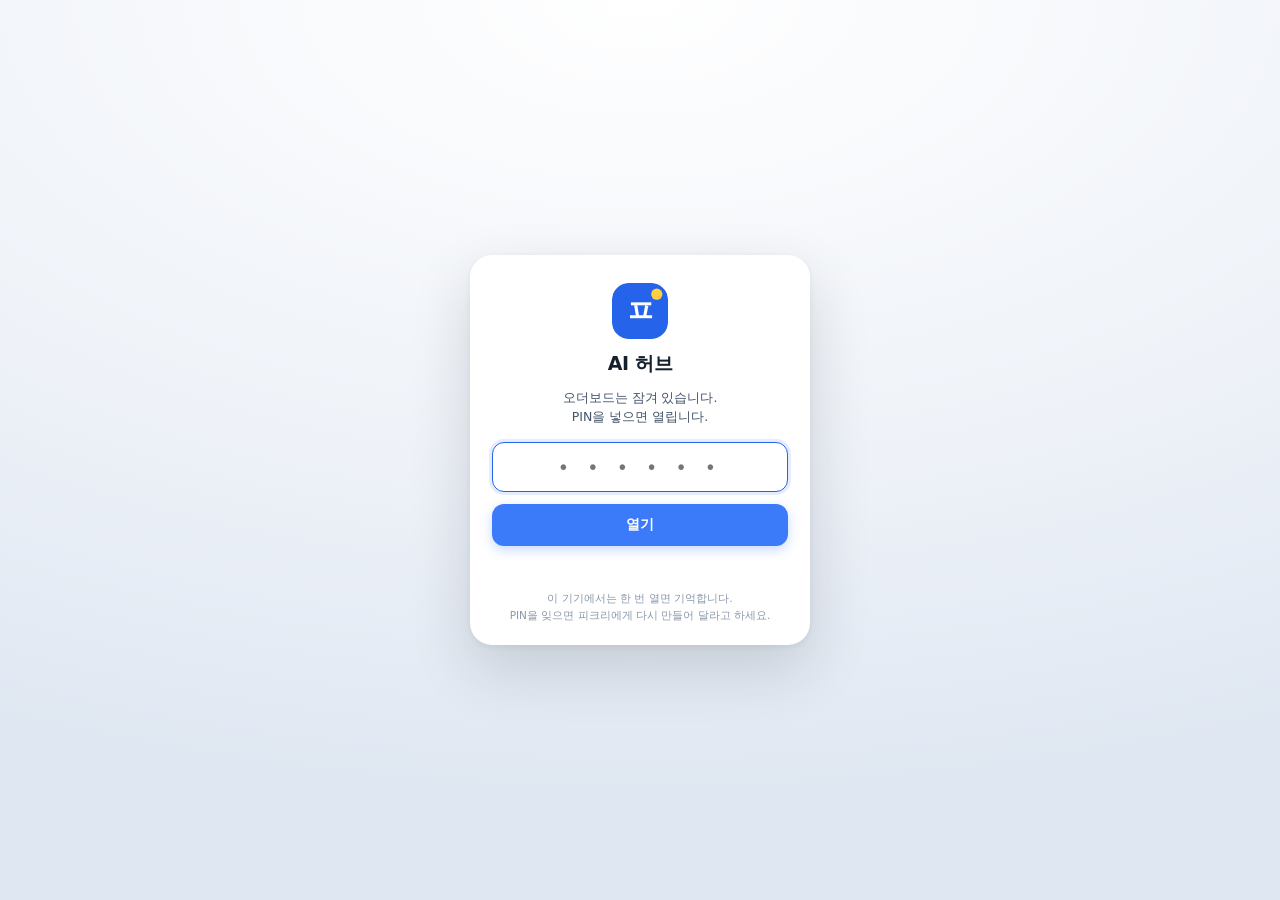
<file: index.html>
<!DOCTYPE html>
<html lang="ko">
<head>
<meta charset="utf-8" />
<meta name="viewport" content="width=device-width, initial-scale=1, viewport-fit=cover" />
<meta name="theme-color" content="#2563eb" />
<meta name="apple-mobile-web-app-capable" content="yes" />
<meta name="mobile-web-app-capable" content="yes" />
<meta name="apple-mobile-web-app-status-bar-style" content="default" />
<meta name="apple-mobile-web-app-title" content="AI 허브" />
<link rel="manifest" href="manifest.json" />
<link rel="apple-touch-icon" href="icons/icon-180.png" />
<title>AI 허브 · 8인 AI 단톡방</title>
<link rel="stylesheet" href="styles.css" />
<link rel="icon" href="data:image/svg+xml,<svg xmlns='http://www.w3.org/2000/svg' viewBox='0 0 32 32'><rect width='32' height='32' rx='9' fill='%232eb872'/><text x='16' y='23' font-size='19' font-weight='800' text-anchor='middle' fill='%23fff' font-family='sans-serif'>ㅍ</text></svg>" />
</head>
<body>
<!-- AI 허브 PWA — 잠금 화면 (스냅샷은 AES-GCM으로 암호화되어 있습니다) -->
<div class="lock" id="lock">
  <form class="lock-card" id="lockForm" autocomplete="off">
    <div class="lock-mark" aria-hidden="true">
      <svg viewBox="0 0 40 40"><rect width="40" height="40" rx="12" fill="#2563eb"/><text x="20" y="28" font-size="22" font-weight="800" text-anchor="middle" fill="#ffffff" font-family="sans-serif">ㅍ</text><circle cx="32" cy="8" r="4" fill="#ffcf3f"/></svg>
    </div>
    <h1 class="lock-title">AI 허브</h1>
    <p class="lock-sub">오더보드는 잠겨 있습니다.<br>PIN을 넣으면 열립니다.</p>
    <label class="lock-field">
      <span class="sr-only">PIN</span>
      <input id="lockPin" type="password" inputmode="numeric" pattern="[0-9]*" maxlength="8" placeholder="• • • • • •" aria-label="PIN" />
    </label>
    <button class="send-btn lock-btn" id="lockBtn" type="submit">열기</button>
    <p class="lock-msg" id="lockMsg" role="status"></p>
    <p class="lock-fine">이 기기에서는 한 번 열면 기억합니다.<br>PIN을 잊으면 피크리에게 다시 만들어 달라고 하세요.</p>
  </form>
</div>
<div class="app">

  <!-- ===================== 상단 ===================== -->
  <header class="topbar">
    <div class="topbar-main">
      <div class="brand">
        <div class="brand-mark" aria-hidden="true">
          <svg viewBox="0 0 40 40"><rect width="40" height="40" rx="12" fill="#2eb872"/><text x="20" y="28" font-size="22" font-weight="800" text-anchor="middle" fill="#ffffff" font-family="sans-serif">ㅍ</text><circle cx="32" cy="8" r="4" fill="#ffcf3f"/></svg>
        </div>
        <div class="brand-txt">
          <div class="brand-line">
            <strong>AI 허브</strong>
            <span class="livepill" id="livePill" title="연결 상태">
              <span class="dot" id="liveDot"></span><span id="liveText">연결 확인 중</span>
            </span>
          </div>
          <p class="brand-sub" id="brandSub">AI들이 실시간으로 답합니다</p>
        </div>
      </div>

      <div class="topbar-actions">
        <button class="icon-btn" id="refreshBtn" type="button" title="오더보드 새로고침" aria-label="새로고침">⟳</button>
        <button class="ghost-btn" id="topSettingsBtn" type="button">설정</button>
      </div>
    </div>

    <!-- AI 프로필 배지 -->
    <div class="profiles" id="profiles" aria-label="참여 AI"></div>
  </header>

  <!-- ===================== 탭 ===================== -->
  <nav class="tabs" role="tablist" aria-label="화면 전환">
    <button class="tab active" role="tab" aria-selected="true" data-view="chat" type="button">
      <span class="tab-ico" aria-hidden="true">💬</span><span class="tab-label">단톡방</span><span class="tab-count" id="tabCountChat">–</span>
    </button>
    <button class="tab" role="tab" aria-selected="false" data-view="board" type="button">
      <span class="tab-ico" aria-hidden="true">📋</span><span class="tab-label">오더보드·토론</span><span class="tab-count" id="tabCountBoard">–</span>
    </button>
    <button class="tab" role="tab" aria-selected="false" data-view="settings" type="button">
      <span class="tab-ico" aria-hidden="true">⚙️</span><span class="tab-label">설정</span><span class="tab-count" id="tabCountSettings">–</span>
    </button>
  </nav>

  <main class="main">

    <!-- ===================== 단톡방 ===================== -->
    <section class="view active" id="view-chat" role="tabpanel" aria-label="AI 단톡방">
      <div class="room">

        <div class="room-bar">
          <div class="room-title">
            <span class="room-ico" aria-hidden="true">💬</span>
            <div class="room-tt">
              <strong>AI 단톡방</strong>
              <span id="roomSub">피크리 · 도라 · 병두2 · 부이 · 키링 · 뀨 · 클로드 · 뮤즈 · 방장</span>
            </div>
          </div>
          <div class="room-tools">
            <span class="engine-pill" id="enginePill">Gemini 키 없음</span>
            <span class="round-pill" id="roundPill" hidden></span>
            <button class="icon-btn" id="jumpBottom" type="button" title="맨 아래로" aria-label="맨 아래로">↓</button>
          </div>
        </div>

        <div class="room-feed" id="roomFeed" aria-live="polite" aria-label="대화 타임라인"></div>

        <!-- 하단 고정 입력: 대상 칩 + 입력 + 전송 -->
        <form class="room-composer" id="composerForm" autocomplete="off">
          <div class="chips mini" id="chipsMini" role="radiogroup" aria-label="대상 선택">
            <button class="chip-target" type="button" data-target="모두에게" role="radio" aria-checked="true"><span class="ct-ico">📣</span>모두에게</button>
            <button class="chip-target" type="button" data-target="피크리" role="radio" aria-checked="false"><span class="ct-av" data-av="pikri"></span>피크리</button>
            <button class="chip-target" type="button" data-target="도라" role="radio" aria-checked="false"><span class="ct-av" data-av="dola"></span>🐥 도라</button>
            <button class="chip-target" type="button" data-target="병두2" role="radio" aria-checked="false"><span class="ct-av" data-av="byeongdu2"></span>병두2</button>
            <button class="chip-target" type="button" data-target="부이" role="radio" aria-checked="false"><span class="ct-av" data-av="bui"></span>부이</button>
            <button class="chip-target" type="button" data-target="키링" role="radio" aria-checked="false"><span class="ct-av" data-av="keyring"></span>키링</button>
            <button class="chip-target" type="button" data-target="뀨" role="radio" aria-checked="false"><span class="ct-av" data-av="kkyu"></span>뀨</button>
            <button class="chip-target" type="button" data-target="클로드" role="radio" aria-checked="false"><span class="ct-av" data-av="claude"></span>클로드</button>
            <button class="chip-target" type="button" data-target="뮤즈" role="radio" aria-checked="false"><span class="ct-av" data-av="muse"></span>🎨 뮤즈</button>
          </div>
          <div class="inputrow">
            <textarea id="roomInput" rows="1" placeholder="방장님, 한마디 던져 보세요" aria-label="메시지 입력"></textarea>
            <button class="send-btn" id="roomSend" type="button" aria-label="보내기">전송</button>
          </div>
          <div class="composer-foot">
            <span class="fine" id="sendHint">설정에서 Gemini 키를 넣으면 8명이 바로 답합니다</span>
          </div>
        </form>
      </div>
    </section>

    <!-- ===================== 오더보드·토론로그 ===================== -->
    <section class="view" id="view-board" role="tabpanel" aria-label="오더보드·토론로그">
      <div class="page">
        <div class="page-head">
          <div>
            <h2>오더보드 · 토론로그</h2>
            <p class="page-sub" id="boardSub">구글 시트 <b>AI 비서 통합 오더 보드</b>를 그대로 읽어옵니다.</p>
          </div>
          <div class="page-tools">
            <div class="seg" id="viewToggle" role="group" aria-label="보기 방식">
              <button class="seg-btn active" data-layout="card" type="button">카드</button>
              <button class="seg-btn" data-layout="table" type="button">표</button>
            </div>
          </div>
        </div>

        <div class="filters" id="boardFilters">
          <button class="filter active" data-filter="all" type="button">전체 <b>–</b></button>
          <button class="filter" data-filter="진행중" type="button">진행중 <b>–</b></button>
          <button class="filter" data-filter="검수완료" type="button">검수완료 <b>–</b></button>
          <button class="filter" data-filter="확정" type="button">확정 <b>–</b></button>
          <button class="filter" data-filter="대기" type="button">대기 <b>–</b></button>
          <div class="filter-search">
            <input id="boardSearch" type="search" placeholder="오더 내용 · AI 의견 검색" aria-label="오더 검색" />
          </div>
        </div>

        <div class="orders card-layout" id="orderList"></div>
        <div class="table-wrap" id="orderTableWrap" hidden>
          <table class="cmp orders-table">
            <thead>
              <tr><th>ID</th><th>등록</th><th>오더 내용</th><th>담당</th><th>상태</th><th>의견</th><th>결론</th></tr>
            </thead>
            <tbody id="orderTableBody"></tbody>
          </table>
        </div>

        <h3 class="sec-h">🔥 토론로그 <span class="sec-sub">AI들이 서로 교차확인·반론·보완한 기록</span></h3>
        <div class="threads" id="threadList"></div>
      </div>
    </section>

    <!-- ===================== 설정 ===================== -->
    <section class="view" id="view-settings" role="tabpanel" aria-label="설정">
      <div class="page narrow">
        <div class="page-head">
          <div>
            <h2>설정</h2>
            <p class="page-sub">실시간 엔진과 연결 상태를 여기서 관리합니다. 비밀값은 이 브라우저에만 저장됩니다.</p>
          </div>
        </div>

        <!-- Gemini 실시간 엔진 -->
        <div class="card block" id="geminiCard">
          <h3 class="card-h">실시간 AI 단톡방 · Gemini <span class="tag-local">이 브라우저에만 저장</span></h3>
          <p class="fine">
            API 키를 넣으면 단톡방에서 부이 → 키링 → 뀨 → 클로드 → 뮤즈 → 병두2 → 도라 → 피크리가 <b>실시간으로 이어서</b> 답합니다.
            키는 이 브라우저의 <code>localStorage</code>에만 남고, 코드·GitHub 저장소에는 절대 저장하지 않습니다.
            키 발급: <a href="https://aistudio.google.com/apikey" target="_blank" rel="noopener noreferrer">aistudio.google.com/apikey</a>
          </p>
          <label class="field">
            <span>Gemini API 키 <b class="state" id="geminiKeyState">없음</b></span>
            <input id="geminiKey" type="password" autocomplete="off" spellcheck="false" placeholder="AQ.… 또는 AIza…" />
          </label>
          <label class="field">
            <span>모델 <b class="state" id="geminiModelState">—</b></span>
            <select id="geminiModelPick" aria-label="모델 선택">
              <option value="gemini-4-argon">아르곤 · 최상위 (gemini-4-argon) — 유료 등급 필요</option>
              <option value="gemini-4-hydrogen">하이드로젠 · 고성능 (gemini-4-hydrogen) — 기본</option>
              <option value="gemini-3.8-flash">3.8 flash (gemini-3.8-flash)</option>
              <option value="gemini-3.5-flash">3.5 flash (gemini-3.5-flash)</option>
              <option value="gemini-3.1-flash-lite">3.1 flash-lite · 빠름</option>
              <option value="gemini-3.5-flash-lite">3.5 flash-lite · 가장 빠름</option>
              <option value="__custom">직접 입력…</option>
            </select>
          </label>
          <label class="field">
            <span>모델 ID (위에서 고르거나 직접 입력)</span>
            <input id="geminiModel" type="text" list="geminiModelList" autocomplete="off" spellcheck="false" placeholder="gemini-4-hydrogen" />
            <datalist id="geminiModelList"></datalist>
          </label>
          <div class="row-actions">
            <button class="ghost-btn primary" id="saveGemini" type="button">저장</button>
            <button class="ghost-btn" id="loadModels" type="button">모델 목록 불러오기</button>
            <button class="ghost-btn" id="testGemini" type="button">연결 테스트</button>
            <button class="ghost-btn" id="clearGemini" type="button">키 지우기</button>
          </div>
          <p class="fine" id="geminiResult">기본값: 하이드로젠(gemini-4-hydrogen). 아르곤은 유료 등급 키에서 동작합니다.</p>
        </div>

        <!-- Claude API -->
        <div class="card block" id="claudeCard">
          <h3 class="card-h">클로드 API 연동 (선택) <span class="tag-local">이 브라우저에만 저장</span></h3>
          <p class="fine">
            Anthropic 키를 넣으면 단톡방의 <b>클로드 차례</b>에 진짜 Claude가 답합니다(브라우저 직접 호출).
            키가 비어 있으면 지금처럼 Gemini 기반 클로드 페르소나가 대신 답합니다.
            키는 이 브라우저 <code>localStorage</code>에만 남습니다.
          </p>
          <label class="field">
            <span>Claude API 키 (Anthropic) <b class="state" id="claudeKeyState">없음</b></span>
            <input id="claudeKey" type="password" autocomplete="off" spellcheck="false" placeholder="sk-ant-… (비워두면 저장 안 함)" />
          </label>
          <label class="field">
            <span>모델</span>
            <input id="claudeModel" type="text" list="claudeModelList" autocomplete="off" spellcheck="false" placeholder="claude-3-5-sonnet-latest" />
            <datalist id="claudeModelList">
              <option value="claude-3-5-sonnet-latest"></option>
              <option value="claude-3-5-haiku-latest"></option>
              <option value="claude-sonnet-4-5"></option>
              <option value="claude-haiku-4-5"></option>
            </datalist>
          </label>
          <div class="row-actions">
            <button class="ghost-btn primary" id="saveClaude" type="button">저장</button>
            <button class="ghost-btn" id="testClaude" type="button">클로드 연결 테스트</button>
            <button class="ghost-btn" id="clearClaude" type="button">키 지우기</button>
          </div>
          <p class="fine" id="claudeResult">키가 없으면 클로드는 Gemini 페르소나로 답합니다(비용은 Gemini 쪽으로).</p>
        </div>

        <!-- 텔레그램 미러 -->
        <div class="card block">
          <h3 class="card-h">텔레그램 연동 (선택) <span class="tag-local">이 브라우저에만 저장</span></h3>
          <p class="fine">
            봇 토큰과 방 ID를 넣으면 단톡방 대화를 텔레그램 방으로도 보낼 수 있습니다.
          </p>
          <label class="field">
            <span>텔레그램 봇 토큰</span>
            <input id="localToken" type="password" autocomplete="off" placeholder="1234567890:AAH… (비워두면 저장 안 함)" />
          </label>
          <label class="field">
            <span>텔레그램 방 ID</span>
            <input id="localChat" type="text" inputmode="numeric" autocomplete="off" placeholder="-100…" />
          </label>
          <label class="switch">
            <input id="tgMirror" type="checkbox" />
            <span>단톡방 대화를 텔레그램에도 보내기</span>
          </label>
          <div class="row-actions">
            <button class="ghost-btn primary" id="saveLocal" type="button">저장</button>
            <button class="ghost-btn" id="clearLocal" type="button">지우기</button>
            <button class="ghost-btn" id="verifyBtn" type="button">텔레그램 자격 확인</button>
          </div>
          <p class="fine" id="verifyResult"></p>
        </div>

        <!-- 뀨 웹훅 -->
        <div class="card block" id="kkyuCard">
          <h3 class="card-h">뀨 웹훅 연동 <span class="tag-local">이 브라우저에만 저장</span></h3>
          <p class="fine">
            뀨 웹훅 <b>URL</b>과 <b>Secret</b>을 넣으면 단톡방에서 글을 보낼 때 오더가 <b>텔레그램 방과 뀨 본체</b>로 동시에 나갑니다.
            뀨는 웹훅을 받는 즉시 깨어나고, 텔레그램 방은 피크리 5분 폴링 · 키링 5분 순찰이 집어 갑니다.
            주소와 Secret은 이 브라우저의 <code>localStorage</code>에만 남고 코드·GitHub 저장소에는 넣지 않습니다.
          </p>
          <label class="field">
            <span>뀨 웹훅 URL <b class="state" id="kkyuUrlState">없음</b></span>
            <input id="kkyuWebhook" type="url" inputmode="url" autocomplete="off" spellcheck="false" placeholder="https://… (Apps Script 웹앱 주소)" />
          </label>
          <label class="field">
            <span>뀨 웹훅 Secret <b class="state" id="kkyuSecretState">없음</b></span>
            <input id="kkyuSecret" type="password" autocomplete="off" spellcheck="false" placeholder="웹훅 Secret (비워두면 저장 안 함)" />
          </label>
          <label class="switch">
            <input id="kkyuRelay" type="checkbox" />
            <span>메시지 전송 시 텔레그램 · 뀨 웹훅 동시 전송</span>
          </label>
          <div class="row-actions">
            <button class="ghost-btn primary" id="saveKkyu" type="button">저장</button>
            <button class="ghost-btn" id="clearKkyu" type="button">지우기</button>
            <button class="ghost-btn" id="testKkyu" type="button">뀨 웹훅 테스트</button>
          </div>
          <p class="fine" id="kkyuResult">봇 토큰·방 ID 또는 웹훅 URL 중 하나만 있어도 위 스위치는 켜집니다.</p>
        </div>

        <!-- AI별 연동 상태 -->
        <div class="card block" id="linkStatusCard">
          <h3 class="card-h">AI별 연동 상태 <span class="tag-local">실제 도달 경로</span></h3>
          <p class="fine">
            웹에서 부른 AI가 <b>실제 본체까지</b> 닿는지 정리한 표입니다. 아래 상태 배지는 지금 이 브라우저의 설정을 반영합니다.
          </p>
          <div class="link-table" id="linkStatus"></div>
          <p class="fine">
            오더를 보내면 뀨 웹훅에는 <code>order_id</code>·<code>sheet_row</code>·<code>write_column: "I"</code>가 함께 나갑니다.
            시트 행 번호는 스냅샷의 마지막 오더 번호 + 1로 계산한 <b>예상값</b>이고, 실제 행은 텔레그램을 받은 피크리·키링(5분 폴링)이 같은 규칙으로 만듭니다.
            대상이 <b>모두에게</b>거나 <b>부이</b>면 텔레그램 오더 머리말에 <code>@vooy_doo_bot</code>이 자동으로 붙습니다 — 부이 본체는 15분 폴링에서 <code>@모두</code>를 읽지 못하고 그 핸들(또는 이름)이 있어야 깨어납니다.
          </p>
        </div>

        <!-- 대화 기록 -->
        <div class="card block">
          <h3 class="card-h">대화 기록</h3>
          <p class="fine" id="roomHistoryInfo">저장된 메시지 0개 · 이 브라우저에만 남습니다</p>
          <div class="row-actions">
            <button class="ghost-btn" id="roomExport" type="button">기록 복사</button>
            <button class="ghost-btn" id="roomReset" type="button">대화 초기화</button>
          </div>
          <p class="fine">새로고침해도 대화는 이어집니다. 초기화해도 오더보드·시트는 그대로입니다.</p>
        </div>

        <!-- 연결 상태 -->
        <div class="card block" id="settingsStatus">
          <h3 class="card-h">연결 상태</h3>
          <div id="serverStatus" class="kv"></div>
          <div class="row-actions">
            <button class="ghost-btn" id="refreshBtn2" type="button">오더보드 새로고침</button>
          </div>
        </div>

        <div class="card block">
          <h3 class="card-h">보안 체크리스트</h3>
          <ul class="checklist">
            <li>Gemini API 키·봇 토큰은 <b>index.html · app.js · room.js</b>에 절대 넣지 않는다 — 브라우저 <code>localStorage</code>에만</li>
            <li>공개 저장소(alfksehfltk1/AI-Hub)에는 스냅샷을 <b>AES-GCM</b>으로 암호화해 올린다 (PIN 없이는 못 읽음)</li>
            <li>앱은 PIN 잠금 뒤에 열린다 — 폰을 잠깐 빌려줘도 대화·오더가 보이지 않는다</li>
            <li>API 키는 브라우저에서만 쓰이고, 화면·로그·저장 파일에 평문으로 남기지 않는다</li>
            <li>텔레그램 미러는 켤 때만 전송한다 (기본 꺼짐)</li>
            <li>뀨 웹훅 URL·Secret도 브라우저 <code>localStorage</code>에만 둔다 — 화면과 저장소에는 마스킹해서 보여준다</li>
            <li>부이·클로드·뮤즈는 본체 자동 호출 경로가 없다 — 웹 페르소나로 답하거나, 방·Muse 앱에서 사람이 부르는 방식으로만 반응한다</li>
          </ul>
        </div>

        <div class="card block">
          <h3 class="card-h">홈 화면에 추가</h3>
          <pre class="code">삼성 인터넷 : 메뉴(≡) → 홈 화면에 추가
크롬        : ⋮ → 앱 설치 / 홈 화면에 추가</pre>
          <p class="fine">
            추가하면 주소창 없이 <b>단독 앱</b>으로 열립니다. 화면은 마지막으로 받은 스냅샷을 함께 저장해 두어
            잠깐 인터넷이 끊겨도 보입니다.
          </p>
        </div>
      </div>
    </section>
  </main>
</div>

<div class="toast" id="toast" role="status" hidden></div>

<script src="lock.js"></script>
</body>
</html>
</file>
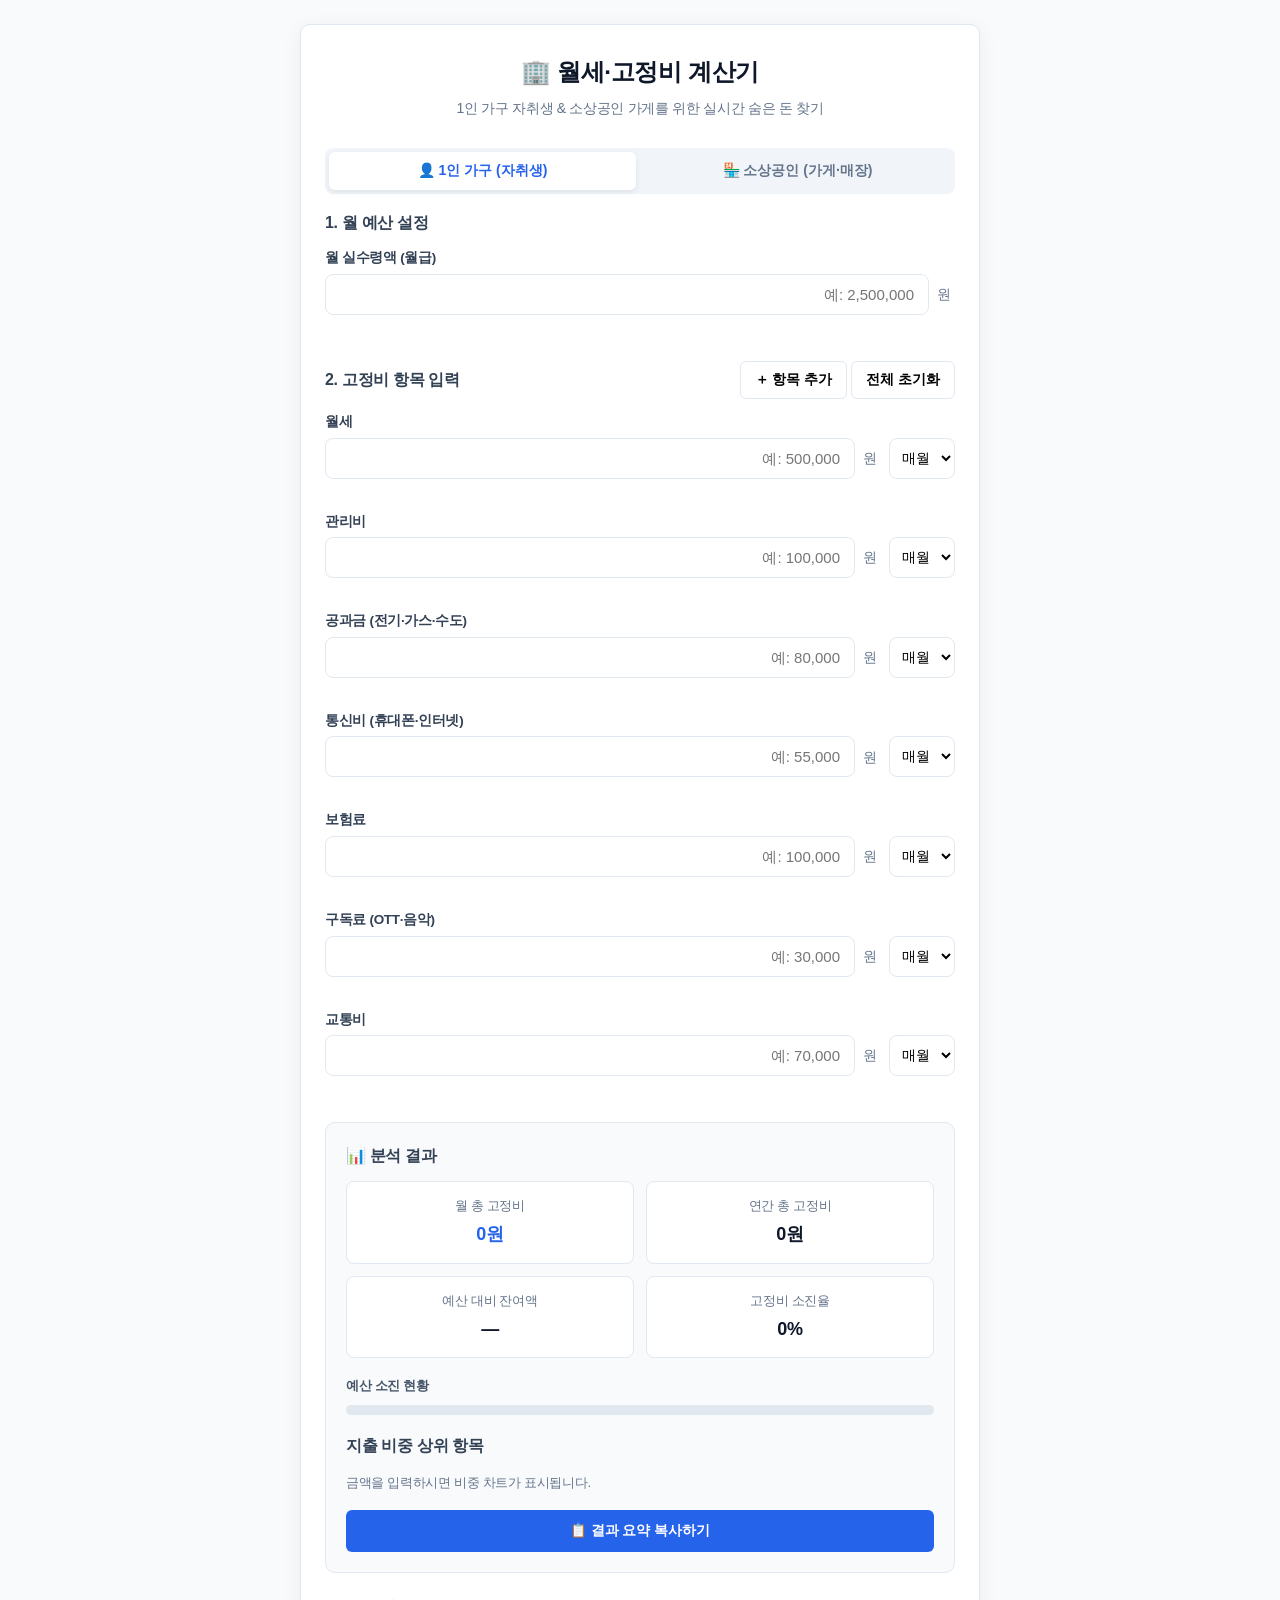
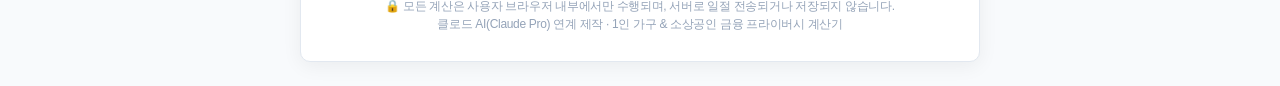
<file: calc/index.html>
<!DOCTYPE html>
<html lang="ko">
<head>
  <meta charset="UTF-8">
  <meta name="viewport" content="width=device-width, initial-scale=1.0">
  <title>월세·고정비 계산기 (1인 가구 & 소상공인)</title>
  <style>
    :root {
      --primary: #2563eb;
      --primary-hover: #1d4ed8;
      --danger: #dc2626;
      --warning: #d97706;
      --success: #16a34a;
      --bg: #f8fafc;
      --card-bg: #ffffff;
      --text: #1e293b;
      --text-muted: #64748b;
      --border: #e2e8f0;
      --radius: 10px;
    }
    * { box-sizing: border-box; margin: 0; padding: 0; }
    body {
      font-family: -apple-system, BlinkMacSystemFont, "Pretendard", "Apple SD Gothic Neo", sans-serif;
      background-color: var(--bg);
      color: var(--text);
      line-height: 1.6;
      padding: 24px 16px;
      letter-spacing: -0.02em;
    }
    .container {
      max-width: 680px;
      margin: 0 auto;
      background: var(--card-bg);
      border-radius: var(--radius);
      box-shadow: 0 4px 20px rgba(0,0,0,0.06);
      border: 1px solid var(--border);
      padding: 28px 24px;
    }
    header { text-align: center; margin-bottom: 28px; }
    h1 { font-size: 24px; font-weight: 800; color: #0f172a; margin-bottom: 6px; }
    .subtitle { font-size: 14px; color: var(--text-muted); }

    .section { margin-bottom: 28px; }
    .section-title {
      font-size: 16px;
      font-weight: 700;
      color: #334155;
      margin-bottom: 12px;
      display: flex;
      align-items: center;
      gap: 6px;
    }

    .mode-toggle {
      display: flex;
      gap: 8px;
      margin-bottom: 16px;
      background: #f1f5f9;
      padding: 4px;
      border-radius: 8px;
    }
    .mode-btn {
      flex: 1;
      padding: 10px;
      border: none;
      background: transparent;
      border-radius: 6px;
      font-size: 14px;
      font-weight: 600;
      color: var(--text-muted);
      cursor: pointer;
      transition: all 0.2s;
    }
    .mode-btn.active {
      background: #ffffff;
      color: var(--primary);
      box-shadow: 0 2px 6px rgba(0,0,0,0.08);
    }

    .input-group {
      margin-bottom: 14px;
    }
    .input-label {
      display: block;
      font-size: 13.5px;
      font-weight: 600;
      margin-bottom: 5px;
      color: #334155;
    }
    .input-row {
      display: flex;
      gap: 8px;
      align-items: center;
    }
    .input-text {
      flex: 1;
      padding: 11px 14px;
      font-size: 15px;
      border: 1px solid var(--border);
      border-radius: 8px;
      outline: none;
      text-align: right;
      transition: border-color 0.2s;
    }
    .input-text:focus { border-color: var(--primary); }
    .unit { font-size: 14px; color: var(--text-muted); min-width: 18px; }
    .select-period {
      padding: 11px 8px;
      font-size: 13.5px;
      border: 1px solid var(--border);
      border-radius: 8px;
      background: #ffffff;
      outline: none;
      cursor: pointer;
    }
    .btn-del {
      padding: 8px 10px;
      border: 1px solid #fee2e2;
      background: #fff5f5;
      color: var(--danger);
      border-radius: 6px;
      cursor: pointer;
      font-size: 12px;
    }
    .korean-unit {
      font-size: 12px;
      color: #2563eb;
      text-align: right;
      margin-top: 2px;
      min-height: 16px;
    }

    .btn-action {
      display: inline-flex;
      align-items: center;
      gap: 4px;
      padding: 9px 14px;
      font-size: 13.5px;
      font-weight: 600;
      border-radius: 6px;
      border: 1px solid var(--border);
      background: #ffffff;
      cursor: pointer;
      transition: all 0.2s;
    }
    .btn-action:hover { background: #f8fafc; }

    /* Results */
    .result-box {
      background: #f8fafc;
      border: 1px solid var(--border);
      border-radius: var(--radius);
      padding: 20px;
      margin-top: 24px;
    }
    .stat-grid {
      display: grid;
      grid-template-columns: 1fr 1fr;
      gap: 12px;
      margin-bottom: 18px;
    }
    .stat-card {
      background: #ffffff;
      border: 1px solid var(--border);
      border-radius: 8px;
      padding: 14px;
      text-align: center;
    }
    .stat-label { font-size: 12.5px; color: var(--text-muted); margin-bottom: 4px; }
    .stat-val { font-size: 18px; font-weight: 800; color: #0f172a; }
    .stat-val.primary { color: var(--primary); }
    .stat-val.danger { color: var(--danger); }
    .stat-val.success { color: var(--success); }

    .progress-bar-wrap {
      background: #e2e8f0;
      height: 10px;
      border-radius: 5px;
      overflow: hidden;
      margin: 8px 0 16px 0;
    }
    .progress-bar {
      height: 100%;
      background: var(--primary);
      width: 0%;
      transition: width 0.3s, background-color 0.3s;
    }
    .progress-bar.warning { background: var(--warning); }
    .progress-bar.danger { background: var(--danger); }

    .alert-banner {
      background: #fef2f2;
      border: 1px solid #fecaca;
      border-left: 4px solid var(--danger);
      border-radius: 6px;
      padding: 12px 14px;
      font-size: 13.5px;
      color: #991b1b;
      margin-bottom: 16px;
      display: none;
    }

    .savings-box {
      background: #f0fdf4;
      border: 1px solid #bbf7d0;
      border-radius: 8px;
      padding: 14px;
      margin-top: 14px;
    }
    .savings-title {
      font-size: 13.5px;
      font-weight: 700;
      color: #166534;
      margin-bottom: 6px;
    }
    .savings-item {
      font-size: 13px;
      color: #15803d;
      margin-bottom: 4px;
    }

    .ratio-list {
      margin-top: 14px;
    }
    .ratio-item {
      display: flex;
      align-items: center;
      gap: 8px;
      font-size: 13px;
      margin-bottom: 6px;
    }
    .ratio-name { width: 90px; text-overflow: ellipsis; overflow: hidden; white-space: nowrap; }
    .ratio-bar-bg { flex: 1; height: 8px; background: #e2e8f0; border-radius: 4px; overflow: hidden; }
    .ratio-bar-fill { height: 100%; background: #3b82f6; }
    .ratio-pct { width: 45px; text-align: right; font-weight: 600; color: #475569; }

    footer {
      text-align: center;
      font-size: 12px;
      color: #94a3b8;
      margin-top: 24px;
      line-height: 1.5;
    }
  </style>
</head>
<body>

<div class="container">
  <header>
    <h1>🏢 월세·고정비 계산기</h1>
    <p class="subtitle">1인 가구 자취생 & 소상공인 가게를 위한 실시간 숨은 돈 찾기</p>
  </header>

  <div class="mode-toggle">
    <button type="button" class="mode-btn active" id="btn-mode-single" onclick="setMode('single')">👤 1인 가구 (자취생)</button>
    <button type="button" class="mode-btn" id="btn-mode-biz" onclick="setMode('biz')">🏪 소상공인 (가게·매장)</button>
  </div>

  <div class="section">
    <div class="section-title">1. 월 예산 설정</div>
    <div class="input-group">
      <label class="input-label" id="budget-label">월 실수령액 (월급)</label>
      <div class="input-row">
        <input type="text" class="input-text" id="budget-input" placeholder="예: 2,500,000" oninput="handleMoneyInput(this); calculate();">
        <span class="unit">원</span>
      </div>
      <div class="korean-unit" id="budget-korean"></div>
    </div>
  </div>

  <div class="section">
    <div class="section-title" style="justify-content: space-between;">
      <span>2. 고정비 항목 입력</span>
      <div>
        <button type="button" class="btn-action" onclick="addItem()">＋ 항목 추가</button>
        <button type="button" class="btn-action" onclick="resetAll()">전체 초기화</button>
      </div>
    </div>
    <div id="items-container">
      <!-- 동적 생성 -->
    </div>
  </div>

  <div class="result-box">
    <div class="section-title">📊 분석 결과</div>

    <div class="alert-banner" id="housing-alert">
      ⚠️ <b>주거비 과다 경고!</b> 월세+관리비가 월 예산의 30%를 초과했습니다. (<span id="housing-ratio">0</span>%)
    </div>

    <div class="stat-grid">
      <div class="stat-card">
        <div class="stat-label">월 총 고정비</div>
        <div class="stat-val primary" id="res-monthly-total">0원</div>
      </div>
      <div class="stat-card">
        <div class="stat-label">연간 총 고정비</div>
        <div class="stat-val" id="res-yearly-total">0원</div>
      </div>
      <div class="stat-card">
        <div class="stat-label">예산 대비 잔여액</div>
        <div class="stat-val" id="res-remaining">—</div>
      </div>
      <div class="stat-card">
        <div class="stat-label">고정비 소진율</div>
        <div class="stat-val" id="res-usage-pct">0%</div>
      </div>
    </div>

    <div style="font-size: 13px; font-weight: 600; color: #475569; margin-bottom: 4px;">예산 소진 현황</div>
    <div class="progress-bar-wrap">
      <div class="progress-bar" id="budget-progress"></div>
    </div>

    <div class="section-title" style="margin-top: 18px;">지출 비중 상위 항목</div>
    <div class="ratio-list" id="ratio-container">
      <p style="font-size: 13px; color: var(--text-muted);">금액을 입력하시면 비중 차트가 표시됩니다.</p>
    </div>

    <div class="savings-box" id="savings-box" style="display: none;">
      <div class="savings-title">💡 10% 절감 시뮬레이션 (상위 지출 항목)</div>
      <div id="savings-items"></div>
    </div>

    <button type="button" class="btn-action" style="width: 100%; justify-content: center; margin-top: 16px; background: #2563eb; color: #fff; border: none; padding: 12px;" onclick="copySummary()">📋 결과 요약 복사하기</button>
  </div>

  <footer>
    🔒 모든 계산은 사용자 브라우저 내부에서만 수행되며, 서버로 일절 전송되거나 저장되지 않습니다.<br>
    클로드 AI(Claude Pro) 연계 제작 · 1인 가구 & 소상공인 금융 프라이버시 계산기
  </footer>
</div>

<script>
let currentMode = 'single';

const defaultSingleItems = [
  { name: '월세', placeholder: '500,000', period: 'monthly', isHousing: true },
  { name: '관리비', placeholder: '100,000', period: 'monthly', isHousing: true },
  { name: '공과금 (전기·가스·수도)', placeholder: '80,000', period: 'monthly', isHousing: false },
  { name: '통신비 (휴대폰·인터넷)', placeholder: '55,000', period: 'monthly', isHousing: false },
  { name: '보험료', placeholder: '100,000', period: 'monthly', isHousing: false },
  { name: '구독료 (OTT·음악)', placeholder: '30,000', period: 'monthly', isHousing: false },
  { name: '교통비', placeholder: '70,000', period: 'monthly', isHousing: false }
];

const defaultBizItems = [
  { name: '매장 임대료', placeholder: '1,500,000', period: 'monthly', isHousing: true },
  { name: '상가 공용 관리비', placeholder: '250,000', period: 'monthly', isHousing: true },
  { name: '매장 전기·수도 공과금', placeholder: '300,000', period: 'monthly', isHousing: false },
  { name: '보안·인터넷·CCTV', placeholder: '80,000', period: 'monthly', isHousing: false },
  { name: '화재·배상책임보험', placeholder: '70,000', period: 'monthly', isHousing: false },
  { name: 'POS·배달앱 구독 솔루션', placeholder: '150,000', period: 'monthly', isHousing: false },
  { name: '정수기·기기 렌탈료', placeholder: '50,000', period: 'monthly', isHousing: false }
];

function setMode(mode) {
  currentMode = mode;
  document.getElementById('btn-mode-single').classList.toggle('active', mode === 'single');
  document.getElementById('btn-mode-biz').classList.toggle('active', mode === 'biz');
  document.getElementById('budget-label').innerText = mode === 'single' ? '월 실수령액 (월급)' : '월 예상 매출 (목표액)';
  renderItems();
  calculate();
}

function renderItems() {
  const container = document.getElementById('items-container');
  const defaults = currentMode === 'single' ? defaultSingleItems : defaultBizItems;
  container.innerHTML = '';

  defaults.forEach((item, idx) => {
    container.appendChild(createItemRow(item.name, item.placeholder, item.period, item.isHousing, false));
  });
}

function createItemRow(name, placeholder, period, isHousing, isCustom) {
  const div = document.createElement('div');
  div.className = 'input-group expense-row';
  div.dataset.housing = isHousing ? 'true' : 'false';

  div.innerHTML = `
    <div style="display:flex; justify-content:space-between; align-items:center;">
      <span class="input-label item-name">${name}</span>
      ${isCustom ? `<button type="button" class="btn-del" onclick="this.closest('.expense-row').remove(); calculate();">삭제</button>` : ''}
    </div>
    <div class="input-row">
      <input type="text" class="input-text item-val" placeholder="예: ${placeholder}" oninput="handleMoneyInput(this); calculate();">
      <span class="unit">원</span>
      <select class="select-period" onchange="calculate();">
        <option value="monthly" ${period === 'monthly' ? 'selected' : ''}>매월</option>
        <option value="yearly" ${period === 'yearly' ? 'selected' : ''}>매년</option>
      </select>
    </div>
    <div class="korean-unit item-korean"></div>
  `;
  return div;
}

function addItem() {
  const container = document.getElementById('items-container');
  if (container.querySelectorAll('.expense-row').length >= 30) {
    alert('최대 30개까지 추가 가능합니다.');
    return;
  }
  const customName = prompt('추가할 고정비 항목 이름을 입력하세요:', '기타 고정비');
  if (customName && customName.trim()) {
    container.appendChild(createItemRow(customName.trim(), '50,000', 'monthly', false, true));
    calculate();
  }
}

function resetAll() {
  if (confirm('모든 입력값을 초기화하시겠습니까?')) {
    document.getElementById('budget-input').value = '';
    document.getElementById('budget-korean').innerText = '';
    renderItems();
    calculate();
  }
}

function formatKorean(num) {
  if (!num || isNaN(num) || num <= 0) return '';
  const man = Math.floor((num % 100000000) / 10000);
  const eok = Math.floor(num / 100000000);
  const rest = num % 10000;
  let res = '';
  if (eok > 0) res += eok + '억 ';
  if (man > 0) res += man + '만 ';
  if (rest > 0 && eok === 0 && man === 0) res += rest;
  return res.trim() + '원';
}

function handleMoneyInput(el) {
  const clean = el.value.replace(/[^0-9]/g, '');
  if (!clean) {
    el.value = '';
    el.closest('.input-group').querySelector('.korean-unit').innerText = '';
    return;
  }
  const val = parseInt(clean, 10);
  el.value = val.toLocaleString();
  const korEl = el.closest('.input-group').querySelector('.korean-unit');
  if (korEl) korEl.innerText = formatKorean(val);
}

function calculate() {
  const budgetRaw = document.getElementById('budget-input').value.replace(/,/g, '');
  const budget = parseInt(budgetRaw, 10) || 0;

  let monthlyTotal = 0;
  let housingTotal = 0;
  const items = [];

  document.querySelectorAll('.expense-row').forEach(row => {
    const name = row.querySelector('.item-name').innerText;
    const valRaw = row.querySelector('.item-val').value.replace(/,/g, '');
    const rawNum = parseInt(valRaw, 10) || 0;
    const period = row.querySelector('.select-period').value;
    const isHousing = row.dataset.housing === 'true';

    const monthlyVal = period === 'yearly' ? Math.round(rawNum / 12) : rawNum;
    monthlyTotal += monthlyVal;
    if (isHousing) housingTotal += monthlyVal;

    if (monthlyVal > 0) {
      items.push({ name, monthly: monthlyVal, yearly: monthlyVal * 12 });
    }
  });

  const yearlyTotal = monthlyTotal * 12;
  const remaining = budget - monthlyTotal;

  document.getElementById('res-monthly-total').innerText = monthlyTotal.toLocaleString() + '원';
  document.getElementById('res-yearly-total').innerText = yearlyTotal.toLocaleString() + '원';

  const remEl = document.getElementById('res-remaining');
  if (budget > 0) {
    remEl.innerText = remaining.toLocaleString() + '원';
    remEl.className = 'stat-val ' + (remaining >= 0 ? 'success' : 'danger');
  } else {
    remEl.innerText = '—';
    remEl.className = 'stat-val';
  }

  const usagePct = budget > 0 ? Math.min(Math.round((monthlyTotal / budget) * 100), 999) : 0;
  document.getElementById('res-usage-pct').innerText = budget > 0 ? usagePct + '%' : '0%';

  const prog = document.getElementById('budget-progress');
  prog.style.width = Math.min(usagePct, 100) + '%';
  prog.className = 'progress-bar' + (usagePct > 100 ? ' danger' : usagePct > 70 ? ' warning' : '');

  // 주거비 30% 경고
  const housingRatio = budget > 0 ? (housingTotal / budget) * 100 : 0;
  const alertEl = document.getElementById('housing-alert');
  if (budget > 0 && housingRatio > 30) {
    alertEl.style.display = 'block';
    document.getElementById('housing-ratio').innerText = housingRatio.toFixed(1);
  } else {
    alertEl.style.display = 'none';
  }

  // 비율 막대
  items.sort((a, b) => b.monthly - a.monthly);
  const ratioBox = document.getElementById('ratio-container');
  if (items.length === 0) {
    ratioBox.innerHTML = '<p style="font-size: 13px; color: var(--text-muted);">금액을 입력하시면 비중 차트가 표시됩니다.</p>';
  } else {
    ratioBox.innerHTML = '';
    items.forEach(it => {
      const pct = monthlyTotal > 0 ? ((it.monthly / monthlyTotal) * 100).toFixed(1) : 0;
      const row = document.createElement('div');
      row.className = 'ratio-item';
      row.innerHTML = `
        <span class="ratio-name" title="${it.name}">${it.name}</span>
        <div class="ratio-bar-bg"><div class="ratio-bar-fill" style="width: ${pct}%;"></div></div>
        <span class="ratio-pct">${pct}%</span>
      `;
      ratioBox.appendChild(row);
    });
  }

  // 절감 시뮬레이션
  const savingsBox = document.getElementById('savings-box');
  const savingsItems = document.getElementById('savings-items');
  if (items.length > 0) {
    savingsBox.style.display = 'block';
    savingsItems.innerHTML = '';
    const top3 = items.slice(0, 3);
    top3.forEach(it => {
      const saveYear = Math.round(it.yearly * 0.1);
      const p = document.createElement('div');
      p.className = 'savings-item';
      p.innerHTML = `• <b>${it.name}</b> 10% 절감 시: 연간 <b>${saveYear.toLocaleString()}원</b> 절약!`;
      savingsItems.appendChild(p);
    });
  } else {
    savingsBox.style.display = 'none';
  }
}

function copySummary() {
  const m = document.getElementById('res-monthly-total').innerText;
  const y = document.getElementById('res-yearly-total').innerText;
  const r = document.getElementById('res-remaining').innerText;
  const u = document.getElementById('res-usage-pct').innerText;

  const text = `[월세·고정비 계산기 요약]\n- 모드: ${currentMode === 'single' ? '1인 가구' : '소상공인 매장'}\n- 월 총 고정비: ${m}\n- 연간 총 고정비: ${y}\n- 예산 대비 잔여액: ${r}\n- 고정비 소진율: ${u}\n\n(개인정보 저장 없는 클라우드 AI 계산기)`;
  navigator.clipboard.writeText(text).then(() => {
    alert('결과 요약이 클립보드에 복사되었습니다!');
  }).catch(() => {
    alert('복사 권한이 없습니다. 텍스트를 직접 드래그해 복사하세요.');
  });
}

// 초기 렌더링
renderItems();
</script>

</body>
</html>
</file>
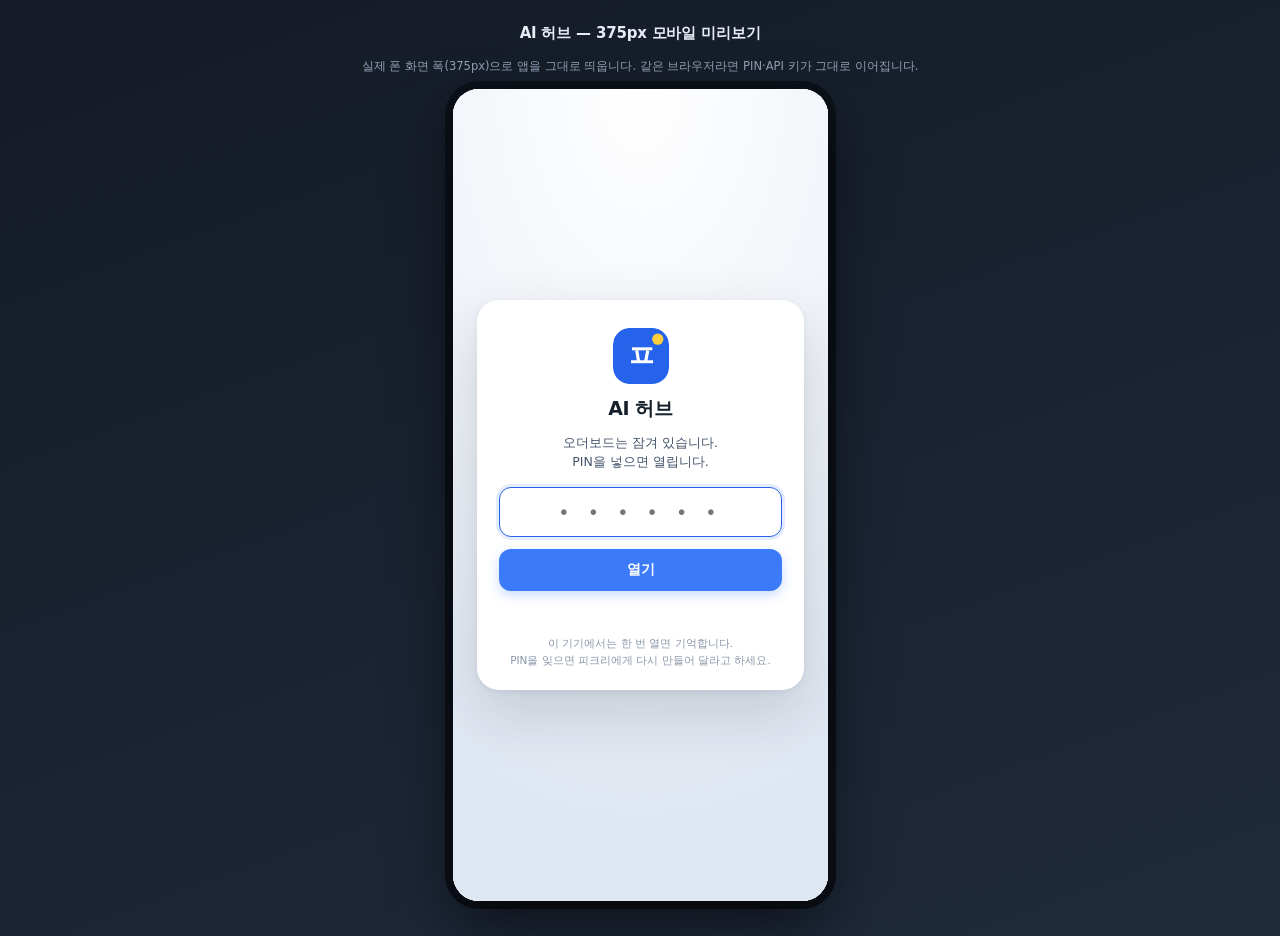
<file: preview.html>
<!DOCTYPE html>
<html lang="ko">
<head>
<meta charset="utf-8" />
<meta name="viewport" content="width=device-width, initial-scale=1" />
<title>AI 허브 · 375px 미리보기</title>
<style>
  :root { color-scheme: dark; }
  body{margin:0;min-height:100vh;background:linear-gradient(160deg,#141b26,#1f2a3b);color:#e7edf6;
       font-family:"Pretendard","Apple SD Gothic Neo","Noto Sans KR",system-ui,sans-serif;
       display:flex;flex-direction:column;align-items:center;gap:14px;padding:18px}
  h1{margin:6px 0 0;font-size:15px;font-weight:800;letter-spacing:-.2px}
  p{margin:0;font-size:11.5px;color:#93a2b6;text-align:center;line-height:1.6}
  .phone{width:375px;height:812px;border:0;border-radius:26px;background:#f6f5f0;
         box-shadow:0 24px 60px rgba(0,0,0,.55), 0 0 0 8px #0c1119;display:block}
  @media (max-width:430px){ body{padding:8px} .phone{width:100%;height:calc(100vh - 90px);border-radius:18px} }
</style>
</head>
<body>
  <h1>AI 허브 — 375px 모바일 미리보기</h1>
  <p>실제 폰 화면 폭(375px)으로 앱을 그대로 띄웁니다. 같은 브라우저라면 PIN·API 키가 그대로 이어집니다.</p>
  <iframe class="phone" src="index.html" title="AI 허브 375px 미리보기" allow="clipboard-write"></iframe>
</body>
</html>
</file>
<file: styles.css>
/* =========================================================
   AI 허브 — 피크리 · 부이 · 키링 · 뀨
   styles.css  (v2)
   ========================================================= */

:root{
  --ink:#16202c;
  --ink-2:#43536a;
  --ink-3:#8a97a9;
  --line:#e4eaf3;
  --line-2:#eef2f8;
  --surface:#ffffff;
  --canvas:#eef2f8;

  --green:#2eb872;
  --green-ink:#1c8f56;
  --green-soft:#e8f8ef;
  --yellow:#ffc93c;
  --yellow-soft:#fff8e3;
  --violet:#7a6cf0;
  --violet-soft:#f0edff;
  --blue:#2f7bf6;
  --blue-soft:#e9f1ff;
  --red:#d9534f;

  --chat-top:#e9f0f9;
  --chat-bottom:#dbe5f2;
  --user-bubble:#3b7bfa;

  --radius:16px;
  --shadow-sm:0 1px 2px rgba(22,32,44,.06), 0 1px 3px rgba(22,32,44,.04);
  --shadow-md:0 6px 18px rgba(22,32,44,.08);
  --shadow-lg:0 24px 60px rgba(22,32,44,.18);
  --font:"Pretendard Variable","Pretendard","Apple SD Gothic Neo","Noto Sans KR","Noto Sans CJK KR","Malgun Gothic",system-ui,sans-serif;
}

*{box-sizing:border-box}
html,body{height:100%}
body{
  margin:0;font-family:var(--font);color:var(--ink);background:var(--canvas);
  -webkit-font-smoothing:antialiased;text-rendering:optimizeLegibility;
}
button,input,textarea,select{font:inherit;color:inherit}
button{cursor:pointer}
[hidden]{display:none !important}
:focus-visible{outline:3px solid rgba(47,123,246,.45);outline-offset:2px}
code{font-family:"SFMono-Regular",ui-monospace,Menlo,Consolas,monospace;font-size:.92em;background:#f2f5fa;padding:1px 5px;border-radius:5px;color:#2b3a4d}
.muted{color:var(--ink-3);font-weight:600}

/* ---------- shell ---------- */
.app{height:100dvh;display:flex;flex-direction:column;overflow:hidden}

/* ---------- 상단 ---------- */
.topbar{
  flex:none;display:flex;flex-wrap:wrap;align-items:center;justify-content:space-between;
  gap:10px 16px;padding:10px 18px;background:var(--surface);border-bottom:1px solid var(--line);z-index:20;
}
.topbar-main{display:flex;align-items:center;justify-content:space-between;gap:14px;flex:1 1 auto;min-width:0}
.brand{display:flex;align-items:center;gap:11px;min-width:0}
.brand-mark{width:40px;height:40px;flex:none;border-radius:12px;box-shadow:var(--shadow-sm);overflow:hidden}
.brand-mark svg{display:block;width:100%;height:100%}
.brand-txt{min-width:0}
.brand-line{display:flex;align-items:center;gap:8px;flex-wrap:wrap}
.brand-line strong{font-size:16.5px;letter-spacing:-.35px}
.brand-sub{margin:2px 0 0;font-size:12px;color:var(--ink-2);letter-spacing:-.2px}
.topbar-actions{display:flex;align-items:center;gap:7px;flex:none}

.livepill{
  display:inline-flex;align-items:center;gap:6px;font-size:11px;font-weight:800;color:#5f6f86;
  background:#f2f5fa;border:1px solid var(--line);border-radius:999px;padding:3px 9px;white-space:nowrap;
}
.livepill .dot{width:7px;height:7px;border-radius:50%;background:#b9c5d6}
.livepill.on{color:var(--green-ink);background:var(--green-soft);border-color:#c9eeda}
.livepill.on .dot{background:var(--green);animation:pulse 2.2s infinite}
.livepill.demo{color:#9a6a00;background:var(--yellow-soft);border-color:#ffe0a3}
.livepill.demo .dot{background:var(--yellow)}
@keyframes pulse{0%{box-shadow:0 0 0 0 rgba(46,184,114,.5)}70%{box-shadow:0 0 0 7px rgba(46,184,114,0)}100%{box-shadow:0 0 0 0 rgba(46,184,114,0)}}

.ghost-btn{
  display:inline-flex;white-space:nowrap;align-items:center;gap:6px;border:1px solid var(--line);
  background:#fff;border-radius:10px;padding:7px 12px;font-size:12.5px;font-weight:700;color:var(--ink-2);transition:.15s;
}
.ghost-btn:hover{border-color:#cfdaea;background:#f8fafd;color:var(--ink)}
.ghost-btn.primary{background:var(--ink);border-color:var(--ink);color:#fff}
.ghost-btn.primary:hover{background:#243447;color:#fff}
.icon-btn{
  display:inline-grid;place-items:center;width:33px;height:33px;border-radius:10px;border:1px solid var(--line);
  background:#fff;color:var(--ink-2);font-size:14px;transition:.15s;
}
.icon-btn:hover{background:#f6f9fd;border-color:#cfdaea}

/* ---------- AI 프로필 배지 ---------- */
.profiles{display:flex;align-items:center;gap:6px;overflow-x:auto;scrollbar-width:none;padding:1px;flex:0 1 auto}
.profiles::-webkit-scrollbar{display:none}
.profile{
  display:flex;align-items:center;gap:7px;flex:none;border:1px solid var(--line);background:#fff;
  border-radius:12px;padding:5px 10px 5px 6px;box-shadow:var(--shadow-sm);
}
.profile .pf-av{width:26px;height:26px;border-radius:8px;overflow:hidden;flex:none}
.profile .pf-av svg,[data-av] svg{display:block;width:100%;height:100%}
.profile .pf-txt{display:flex;flex-direction:column;line-height:1.22;min-width:0}
.profile .pf-name{display:flex;align-items:center;gap:4px;font-size:12px;font-weight:800;letter-spacing:-.2px;white-space:nowrap}
.profile .pf-role{font-size:10px;color:var(--ink-3);white-space:nowrap}
.profile.pikri{border-color:#c9eeda;background:linear-gradient(180deg,#f7fdf9,#eefaf3)}
.profile.bui{border-color:#dcd6ff;background:linear-gradient(180deg,#faf9ff,#f2f0ff)}
.profile.keyring{border-color:#ffe3a3;background:linear-gradient(180deg,#fffcf2,#fff7e2)}
.profile.kkyu{border-color:#c9ddff;background:linear-gradient(180deg,#f7faff,#eaf2ff)}
.pf-dot{width:6px;height:6px;border-radius:50%;background:var(--green);flex:none}

/* ---------- 탭 ---------- */
.tabs{
  flex:none;display:flex;gap:5px;padding:8px 18px;background:var(--surface);
  border-bottom:1px solid var(--line);overflow-x:auto;scrollbar-width:none;z-index:15;
}
.tabs::-webkit-scrollbar{display:none}
.tab{
  display:inline-flex;align-items:center;gap:6px;flex:none;border:1px solid transparent;background:transparent;
  border-radius:11px;padding:8px 13px;font-size:13px;font-weight:700;color:var(--ink-2);transition:.15s;white-space:nowrap;
}
.tab:hover{background:#f4f7fc;color:var(--ink)}
.tab.active{background:#eef4ff;border-color:#cfe0ff;color:#1d5fd0}
.tab-ico{font-size:14px;line-height:1}
.tab-count{
  font-size:10.5px;font-weight:800;color:var(--ink-3);background:#f1f4fa;border-radius:999px;
  padding:1px 6px;min-width:18px;text-align:center;font-variant-numeric:tabular-nums;
}
.tab.active .tab-count{background:#d9e7ff;color:#1d5fd0}

/* ---------- views ---------- */
.main{flex:1;min-height:0;position:relative}
.view{display:none;height:100%;min-height:0}
.view.active{display:block}

/* =========================================================
   대화·결정
   ========================================================= */
.chat-grid{height:100%;display:grid;grid-template-columns:minmax(0,1fr) 316px;min-height:0}
.chat-col{
  display:flex;flex-direction:column;min-height:0;min-width:0;
  background:linear-gradient(180deg,var(--chat-top),var(--chat-bottom));position:relative;
}

/* 지시 남기기 카드 */
.order-card{
  flex:none;margin:12px 16px 0;max-width:760px;width:calc(100% - 32px);align-self:center;
  background:rgba(255,255,255,.96);backdrop-filter:blur(10px);
  border:1px solid #d9e3f0;border-radius:18px;padding:12px 14px;
  box-shadow:0 8px 22px rgba(29,55,90,.10);z-index:5;
}
.oc-head{display:flex;align-items:center;justify-content:space-between;gap:8px;margin-bottom:9px}
.oc-title{margin:0;font-size:13.5px;font-weight:900;letter-spacing:-.3px}
.oc-title::before{content:"✏️";margin-right:5px;font-size:12px}
.oc-route{font-size:10.5px;font-weight:800;color:#9a6a00;background:var(--yellow-soft);border:1px solid #ffe0a3;border-radius:999px;padding:2px 8px;white-space:nowrap}
.oc-route.live{color:var(--green-ink);background:var(--green-soft);border-color:#c9eeda}

.chips{display:flex;gap:6px;overflow-x:auto;scrollbar-width:none;padding-bottom:1px}
.chips::-webkit-scrollbar{display:none}
.chip-target{
  display:inline-flex;align-items:center;gap:5px;flex:none;border:1px solid var(--line);background:#fff;
  border-radius:999px;padding:5px 11px 5px 8px;font-size:12px;font-weight:800;color:#5b6b80;transition:.14s;
}
.chip-target:hover{border-color:#c6d5e8;background:#f8fbff;transform:translateY(-1px)}
.chip-target .ct-av{width:17px;height:17px;border-radius:5px;overflow:hidden;flex:none}
.chip-target .ct-ico{font-size:11px}
.chip-target[aria-checked="true"]{background:var(--ink);border-color:var(--ink);color:#fff;box-shadow:0 2px 8px rgba(22,32,44,.22)}
.chip-target[aria-checked="true"] .ct-av{box-shadow:0 0 0 1.5px rgba(255,255,255,.75)}
.chip-target[data-target="모두에게"][aria-checked="true"]{background:linear-gradient(135deg,#2b3d55,#16202c)}

.oc-field{margin-top:9px}
.oc-field textarea,#quickInput{
  width:100%;border:1px solid var(--line);background:#f8fafd;border-radius:13px;
  padding:10px 12px;font-size:13.4px;line-height:1.5;resize:none;transition:.15s;
}
.oc-field textarea{min-height:56px;max-height:150px}
.oc-field textarea:focus,#quickInput:focus{outline:none;border-color:#b9d1f7;background:#fff;box-shadow:0 0 0 4px rgba(47,123,246,.1)}
.oc-foot{display:flex;align-items:center;justify-content:space-between;gap:10px;margin-top:9px}
.oc-hint{font-size:10.5px;color:#8ea0b6;line-height:1.45}
.send-btn{
  flex:none;border:0;border-radius:12px;background:var(--user-bubble);color:#fff;font-size:13px;font-weight:800;
  padding:10px 17px;box-shadow:0 4px 12px rgba(59,123,250,.28);transition:.15s;
}
.send-btn:hover{background:#2f6ae6}
.send-btn:disabled{background:#c3d3ec;box-shadow:none;cursor:default}
.send-btn.compact{border-radius:12px;padding:0 14px;height:40px;font-size:12.5px}
.oc-result{
  margin-top:9px;border-radius:11px;padding:8px 11px;font-size:11.5px;line-height:1.6;
  background:#f3fbf6;border:1px solid #cdeedd;color:#1b3d2c;
}
.oc-result.err{background:#fdf2f2;border-color:#f6cfcf;color:#8a2f2f}
.oc-result b{color:inherit}

/* 타임라인 */
.room-head{
  flex:none;display:flex;align-items:center;justify-content:space-between;gap:10px;
  padding:9px 16px;margin-top:10px;background:rgba(255,255,255,.78);backdrop-filter:blur(10px);
  border-top:1px solid rgba(196,210,228,.6);border-bottom:1px solid rgba(196,210,228,.6);
}
.room-title{display:flex;align-items:center;gap:9px;min-width:0}
.room-ico{font-size:16px}
.room-title strong{display:block;font-size:13.5px;letter-spacing:-.2px}
.room-title span{display:block;font-size:11px;color:var(--ink-3);margin-top:1px}
.room-tools{display:flex;align-items:center;gap:8px}
.room-note{font-size:11px;color:var(--ink-3);white-space:nowrap}

.feed{flex:1;min-height:0;overflow-y:auto;overscroll-behavior:contain;padding:14px 16px 8px}
.feed::-webkit-scrollbar{width:9px}
.feed::-webkit-scrollbar-thumb{background:rgba(120,140,165,.34);border-radius:9px;border:2px solid transparent;background-clip:content-box}
.feed-inner{max-width:760px;margin:0 auto;display:flex;flex-direction:column;gap:13px}

.daydiv{display:flex;justify-content:center;margin:6px 0 0}
.daydiv span{
  font-size:11px;font-weight:700;color:#5d6f86;background:rgba(255,255,255,.75);
  border-radius:999px;padding:4px 12px;box-shadow:var(--shadow-sm);
}

.msg{display:flex;gap:9px;align-items:flex-start;animation:rise .28s ease both}
@keyframes rise{from{opacity:0;transform:translateY(7px)}to{opacity:1;transform:none}}
.msg .avatar{flex:none;width:36px;height:36px;border-radius:12px;overflow:hidden;box-shadow:var(--shadow-sm);background:#fff}
.msg .avatar svg{display:block;width:100%;height:100%}
.msg-main{min-width:0;max-width:calc(100% - 48px);display:flex;flex-direction:column;align-items:flex-start}
.msg-head{display:flex;align-items:center;gap:6px;margin:0 0 4px 2px;flex-wrap:wrap}
.msg-head .name{font-size:12.5px;font-weight:800;color:#2c3a4d;letter-spacing:-.2px}
.badge{font-size:9.5px;font-weight:800;letter-spacing:.2px;border-radius:6px;padding:2px 6px;line-height:1.35;background:#eef1f6;color:#6b7a8f;border:1px solid #e2e7ef}
.badge.owner{background:var(--green-soft);color:var(--green-ink);border-color:#c9eeda}
.badge.admin{background:#fff4dc;color:#9a6a00;border-color:#ffe0a3}
.badge.tag{background:var(--blue-soft);color:#1d5fd0;border-color:#d8e6ff}

.bubble{
  position:relative;background:#fff;border-radius:4px 15px 15px 15px;padding:10px 13px;
  font-size:13.4px;line-height:1.62;color:#22303f;box-shadow:var(--shadow-sm);
  word-break:break-word;white-space:pre-wrap;
}
.bubble.called{border:2px solid var(--yellow);background:linear-gradient(180deg,#fffdf5,#fffaf0);box-shadow:0 2px 12px rgba(255,201,60,.28);padding-top:9px}
.calllabel{
  display:inline-flex;align-items:center;gap:5px;margin:0 0 6px -4px;font-size:10px;font-weight:800;color:#8a6400;
  background:#ffeeb8;border:1px solid #ffdc7a;border-radius:7px;padding:2px 8px;letter-spacing:-.1px;
}
.mention{font-weight:800;color:#1d6fe0;background:rgba(47,123,246,.09);border-radius:5px;padding:0 3px}
.msg-foot{display:flex;align-items:center;gap:6px;margin:4px 2px 0;font-size:10px;color:#74879c;flex-wrap:wrap}

.msg.me{flex-direction:row-reverse}
.msg.me .msg-main{align-items:flex-end}
.msg.me .msg-head{margin:0 2px 4px 0}
.msg.me .bubble{background:var(--user-bubble);color:#fff;border-radius:15px 4px 15px 15px;box-shadow:0 2px 10px rgba(59,123,250,.28)}
.msg.me .msg-foot{justify-content:flex-end}
.bubble.user .mention{color:#fff;background:rgba(255,255,255,.22)}

/* 배달 상태 */
.delivery{display:flex;gap:4px;flex-wrap:wrap;margin-top:7px}
.msg.me .delivery{justify-content:flex-end}
.d-chip{
  display:inline-flex;align-items:center;gap:3px;font-size:9.5px;font-weight:800;border-radius:6px;padding:2px 6px;
  background:rgba(255,255,255,.9);color:#5b6b80;border:1px solid rgba(22,32,44,.06);
}
.d-chip.ok{background:#eafaf1;color:#147a48}
.d-chip.fail{background:#fdecec;color:#a32f2a}
.d-chip.skip{background:#f2f5fa;color:#8494a8}

/* 오더 칩 / 결정 블록 */
.order-chip{
  display:flex;align-items:center;gap:8px;width:100%;margin-top:8px;border:1px dashed #c9d6e8;background:#f7faff;
  border-radius:11px;padding:7px 10px;font-size:11.5px;font-weight:700;color:#2b4a73;text-align:left;
}
.order-chip:hover{border-color:#9dbcf0;background:#eff6ff}
.order-chip .oc-id{font-weight:900;color:#1d5fd0;font-size:12px}
.order-chip .oc-st{margin-left:auto;font-size:10px;font-weight:800;border-radius:999px;padding:2px 8px;background:#e8eef8;color:#54657c}
.order-chip .oc-st.done{background:#e6f8ee;color:#1c8f56}
.order-chip .oc-st.live{background:#e9f1ff;color:#1d5fd0}
.order-chip .oc-st.fixed{background:var(--violet-soft);color:#5a49d6}

.decision{
  margin-top:2px;border-radius:13px;padding:10px 12px;background:linear-gradient(180deg,#eefaf3,#e7f7ee);
  border:1px solid #cdeedd;box-shadow:var(--shadow-sm);max-width:100%;
}
.decision .dh{font-size:10px;font-weight:900;color:#1c8f56;letter-spacing:.4px;margin-bottom:4px}
.decision p{margin:0;font-size:12.6px;line-height:1.6;color:#1b3d2c;font-weight:600;word-break:break-word}
.decision a{display:inline-block;margin-top:6px;font-size:11.5px;font-weight:800;color:#1d5fd0;text-decoration:none}

.sysmsg{display:flex;justify-content:center;margin:2px 0}
.sysmsg span{font-size:10.5px;color:#7c8ea4;background:rgba(255,255,255,.7);border-radius:999px;padding:4px 11px}

/* 하단 입력 */
.composer{
  flex:none;background:rgba(255,255,255,.94);backdrop-filter:blur(12px);
  border-top:1px solid rgba(196,210,228,.7);padding:8px 14px 10px;
}
.composer .chips.mini{margin:0 auto 7px;max-width:760px}
.composer .chips.mini .chip-target{padding:3px 9px 3px 7px;font-size:11px;gap:4px}
.composer .chips.mini .chip-target .ct-av{width:15px;height:15px;border-radius:4px}
.inputrow{display:flex;align-items:flex-end;gap:8px;max-width:760px;margin:0 auto}
#quickInput{flex:1;min-width:0;min-height:40px;max-height:120px;font-size:13.2px}

/* 사이드 */
.side{border-left:1px solid var(--line);background:var(--surface);padding:13px;display:flex;flex-direction:column;gap:11px;overflow-y:auto;min-height:0}
.card{border:1px solid var(--line-2);border-radius:14px;padding:12px 13px;background:#fff;box-shadow:var(--shadow-sm)}
.card-h{margin:0 0 10px;font-size:11px;font-weight:800;color:#7a8899;letter-spacing:.3px;text-transform:uppercase}
.stat-row{display:grid;grid-template-columns:1fr 1fr;gap:7px;margin-bottom:10px}
.stat{border-radius:11px;padding:8px 10px;background:#f7fafd;border:1px solid var(--line-2)}
.stat b{display:block;font-size:18px;line-height:1.15;font-variant-numeric:tabular-nums}
.stat span{font-size:10px;color:var(--ink-3);font-weight:700}
.stat.done b{color:var(--green-ink)}
.stat.live b{color:#1d5fd0}
.stat.fixed b{color:#5a49d6}
.link-more{border:0;background:transparent;color:#1d5fd0;font-size:11.5px;font-weight:800;padding:2px 0}
.decisions{list-style:none;margin:0;padding:0;display:flex;flex-direction:column;gap:8px}
.decisions li{border-left:3px solid #cdeedd;padding-left:8px;font-size:11.5px;line-height:1.5;color:#46566b}
.decisions li b{display:block;font-size:10.5px;color:#1c8f56;margin-bottom:1px}
.decisions li.empty{border-left-color:#e4eaf3;color:#a3b0c2}
.conns{list-style:none;margin:0;padding:0;display:flex;flex-direction:column;gap:7px}
.conns li{display:flex;align-items:center;gap:7px;font-size:11.5px;color:#3c4a5c}
.conns .cdot{width:7px;height:7px;border-radius:50%;flex:none;background:#c3ccd9}
.conns .cdot.ok{background:var(--green)}
.conns .cdot.warn{background:var(--yellow)}
.conns .cdot.off{background:#c3ccd9}
.conns .cval{margin-left:auto;font-size:10.5px;font-weight:700;color:#7a8899}
.fine{margin:8px 0 0;font-size:10.5px;line-height:1.55;color:#93a2b6}
.fine.warn{color:#a06b12}

/* =========================================================
   페이지 공통
   ========================================================= */
.page{height:100%;overflow-y:auto;padding:20px 22px 60px;max-width:1120px;margin:0 auto}
.page.narrow{max-width:760px}
.page::-webkit-scrollbar{width:10px}
.page::-webkit-scrollbar-thumb{background:rgba(120,140,165,.3);border-radius:9px;border:3px solid transparent;background-clip:content-box}
.page-head{display:flex;align-items:flex-start;justify-content:space-between;gap:16px;flex-wrap:wrap;margin-bottom:15px}
.page-head h2{margin:0 0 5px;font-size:20px;letter-spacing:-.5px}
.page-sub{margin:0;font-size:12.5px;color:var(--ink-2);line-height:1.6}
.page-tools{display:flex;align-items:center;gap:7px}
.sec-h{margin:24px 0 11px;font-size:13.5px;font-weight:800;color:#2c3a4d;letter-spacing:-.2px}
.sec-sub{font-weight:600;font-size:11.5px;color:var(--ink-3);margin-left:5px}

.chip{display:inline-flex;align-items:center;font-size:10.5px;font-weight:800;border-radius:999px;padding:3px 9px;border:1px solid rgba(22,32,44,.05)}
.chip.done{background:var(--green-soft);color:var(--green-ink)}
.chip.live{background:var(--blue-soft);color:#1d5fd0}
.chip.fixed{background:var(--violet-soft);color:#5a49d6}
.chip.wait{background:#e8ecf3;color:#5f6f86}

.seg{display:inline-flex;border:1px solid var(--line);border-radius:10px;overflow:hidden;background:#fff}
.seg-btn{border:0;background:transparent;padding:6px 12px;font-size:11.5px;font-weight:800;color:var(--ink-2)}
.seg-btn.active{background:var(--ink);color:#fff}

/* 필터 */
.filters{display:flex;align-items:center;gap:6px;flex-wrap:wrap;margin-bottom:13px}
.filter{border:1px solid var(--line);background:#fff;border-radius:999px;padding:6px 12px;font-size:11.5px;font-weight:700;color:var(--ink-2)}
.filter b{font-weight:800;color:var(--ink-3);margin-left:4px}
.filter:hover{border-color:#cfdaea}
.filter.active{background:var(--ink);border-color:var(--ink);color:#fff}
.filter.active b{color:rgba(255,255,255,.72)}
.filter-search{margin-left:auto;min-width:200px;flex:0 1 270px}
.filter-search input{width:100%;border:1px solid var(--line);border-radius:11px;padding:8px 12px;font-size:12.5px;background:#fff}
.filter-search input:focus{outline:none;border-color:#b9d1f7;box-shadow:0 0 0 3px rgba(47,123,246,.1)}

/* 오더 카드 */
.orders{display:flex;flex-direction:column;gap:12px}
.order{background:#fff;border:1px solid var(--line);border-radius:18px;padding:14px 15px;box-shadow:var(--shadow-sm);transition:.2s}
.order.flash{box-shadow:0 0 0 3px rgba(255,201,60,.7),var(--shadow-md)}
.order-head{display:flex;align-items:center;gap:8px;flex-wrap:wrap;margin-bottom:8px}
.oid{font-size:12px;font-weight:900;color:#1d5fd0;background:#eef4ff;border:1px solid #d8e6ff;border-radius:8px;padding:2px 8px;letter-spacing:.2px}
.otime{font-size:11px;color:var(--ink-3);font-variant-numeric:tabular-nums}
.owner{font-size:10.5px;font-weight:800;color:#5b6b80;background:#f3f6fb;border-radius:7px;padding:2px 7px}
.order-head .chip{margin-left:auto}
.order-body{margin:0 0 11px;font-size:13.2px;line-height:1.6;color:#22303f;font-weight:600}
.opinions{display:grid;grid-template-columns:repeat(2,minmax(0,1fr));gap:8px}
.op{border:1px solid var(--line-2);border-radius:12px;padding:8px 11px;background:#fbfcfe;min-width:0}
.op .op-h{display:flex;align-items:center;gap:6px;margin-bottom:4px}
.op .op-av{width:18px;height:18px;border-radius:6px;overflow:hidden;flex:none}
.op .op-av svg{display:block;width:100%;height:100%}
.op .op-name{font-size:10.5px;font-weight:800;color:#3c4a5c}
.op p{margin:0;font-size:12px;line-height:1.55;color:#4a5a6e;word-break:break-word}
.op.empty p{color:#a9b5c6}
.op.pikri{border-left:3px solid var(--green)}
.op.bui{border-left:3px solid var(--violet)}
.op.keyring{border-left:3px solid var(--yellow)}
.op.kkyu{border-left:3px solid var(--blue)}
.conclusion{margin-top:9px;border-radius:12px;background:linear-gradient(180deg,#f2f8ff,#eef4ff);border:1px solid #dbe7f9;padding:9px 12px}
.conclusion .cl-h{font-size:10px;font-weight:800;color:#5b7ba8;letter-spacing:.3px;margin-bottom:3px}
.conclusion p{margin:0;font-size:12.2px;line-height:1.58;color:#22303f;font-weight:600}
.order-foot{display:flex;align-items:center;gap:8px;margin-top:9px;flex-wrap:wrap}
.linkbtn{display:inline-flex;align-items:center;gap:6px;border:1px solid #cfe0ff;background:#f2f7ff;color:#1d5fd0;border-radius:10px;padding:5px 10px;font-size:11.5px;font-weight:800;text-decoration:none}
.linkbtn:hover{background:#e6f0ff}
.order-foot .src{margin-left:auto;font-size:10px;color:#a3b0c2}
.board-empty{padding:38px 10px;text-align:center;color:var(--ink-3);font-size:13px}

/* 표 보기 */
.table-wrap{background:#fff;border:1px solid var(--line);border-radius:16px;overflow:auto;box-shadow:var(--shadow-sm)}
.cmp{width:100%;border-collapse:collapse;font-size:12px}
.cmp th,.cmp td{text-align:left;padding:9px 12px;border-bottom:1px solid var(--line-2);vertical-align:top}
.cmp thead th{background:#f8fafd;font-size:11px;color:#67788e;font-weight:800;position:sticky;top:0}
.cmp tbody tr:last-child td{border-bottom:0}
.cmp tbody tr:hover{background:#fafcff;cursor:pointer}
.orders-table td:first-child{font-weight:900;color:#1d5fd0;white-space:nowrap}
.orders-table td:nth-child(2){white-space:nowrap;color:var(--ink-3);font-variant-numeric:tabular-nums}
.orders-table .cell-text{max-width:420px}
.orders-table .opcount{white-space:nowrap;font-weight:800;color:#3c4a5c}
.orders-table .cell-verdict{max-width:260px;color:#4a5a6e}

/* 토론로그 */
.threads{display:flex;flex-direction:column;gap:12px}
.thread{background:#fff;border:1px solid var(--line);border-radius:18px;overflow:hidden;box-shadow:var(--shadow-sm)}
.thread-head{display:flex;align-items:center;gap:8px;flex-wrap:wrap;padding:12px 15px;border-bottom:1px solid var(--line-2);background:#fbfcfe}
.thread-head h3{margin:0;font-size:13px;letter-spacing:-.2px}
.thread-head .chip{margin-left:auto}
.debate{list-style:none;margin:0;padding:12px 15px 6px;display:flex;flex-direction:column;gap:11px}
.said{display:flex;gap:9px;align-items:flex-start;position:relative}
.said .line{position:absolute;left:14px;top:32px;bottom:-11px;width:2px;background:#edf1f7}
.said:last-of-type .line{display:none}
.sav{width:29px;height:29px;border-radius:10px;overflow:hidden;flex:none;box-shadow:var(--shadow-sm);z-index:1}
.sav svg{display:block;width:100%;height:100%}
.sbody{min-width:0;flex:1}
.sbody .sh{display:flex;align-items:center;gap:6px;flex-wrap:wrap;margin-bottom:3px}
.sbody .sname{font-size:11.5px;font-weight:800;color:#2c3a4d}
.sbody .to{font-size:10px;color:var(--ink-3);font-weight:700}
.sbody p{margin:0;font-size:12.4px;line-height:1.6;color:#46566b}
.tagcheck,.tagwarn,.tagadd,.tagrule,.tagwait{font-size:9.5px;font-weight:800;border-radius:6px;padding:2px 6px;white-space:nowrap}
.tagcheck{background:var(--green-soft);color:var(--green-ink)}
.tagwarn{background:#fff1e6;color:#b25c00}
.tagadd{background:var(--blue-soft);color:#1d5fd0}
.tagrule{background:var(--violet-soft);color:#5a49d6}
.tagwait{background:#f2f5fa;color:#5f6f86}
.verdict{margin:2px 15px 13px;border-radius:13px;padding:10px 12px;background:linear-gradient(180deg,#eefaf3,#e7f7ee);border:1px solid #cdeedd}
.verdict .vh{font-size:10px;font-weight:900;color:#1c8f56;letter-spacing:.4px;margin-bottom:3px}
.verdict p{margin:0;font-size:12.2px;line-height:1.6;color:#1b3d2c;font-weight:600}

/* 설정 */
.card.block{margin-bottom:12px}
.kv{display:flex;flex-direction:column;gap:7px}
.kv-row{display:flex;align-items:center;gap:8px;font-size:12px;color:#3c4a5c}
.kv-row .k{color:#7a8899;font-weight:700;min-width:96px}
.kv-row .v{margin-left:auto;font-weight:700;font-size:11.5px;color:#42536a;text-align:right;word-break:break-all}
.tag-local{font-size:9.5px;font-weight:800;color:#7a5bd0;background:var(--violet-soft);border-radius:6px;padding:2px 6px;margin-left:5px;text-transform:none}
.field{display:flex;flex-direction:column;gap:5px;margin-top:9px}
.field>span{font-size:11px;font-weight:800;color:#7a8899}
.field input{border:1px solid var(--line);border-radius:11px;padding:9px 12px;font-size:12.5px;background:#f8fafd}
.field input:focus{outline:none;border-color:#b9d1f7;background:#fff;box-shadow:0 0 0 3px rgba(47,123,246,.1)}
.row-actions{display:flex;gap:7px;flex-wrap:wrap;margin-top:10px}
.code{margin:8px 0 0;background:#101b29;color:#c8e1ff;border-radius:12px;padding:11px 13px;font-size:11px;line-height:1.6;overflow:auto;font-family:"SFMono-Regular",ui-monospace,Menlo,Consolas,monospace}
.checklist{margin:8px 0 0;padding:0;list-style:none;display:flex;flex-direction:column;gap:6px}
.checklist li{position:relative;padding-left:22px;font-size:12px;line-height:1.6;color:#46566b}
.checklist li::before{content:"🛡";position:absolute;left:0;top:0;font-size:11px}

/* 토스트 */
.toast{
  position:fixed;left:50%;bottom:24px;transform:translateX(-50%);z-index:200;background:#16202c;color:#fff;
  font-size:12.5px;font-weight:700;border-radius:12px;padding:10px 16px;box-shadow:var(--shadow-lg);
  animation:rise .2s ease;max-width:calc(100% - 32px);text-align:center;
}

/* =========================================================
   반응형
   ========================================================= */
@media (max-width:1180px){
  .chat-grid{grid-template-columns:minmax(0,1fr) 280px}
  .side{padding:11px}
  .profiles{order:3;flex:1 1 100%}
  .profile{padding:4px 9px 4px 5px}
}
@media (max-width:900px){
  .chat-grid{grid-template-columns:minmax(0,1fr)}
  .side{display:none}
  .profiles{order:3;flex:1 1 100%}
}
@media (max-width:640px){
  .topbar{padding:9px 12px;gap:8px}
  .brand-mark{width:34px;height:34px;border-radius:10px}
  .brand-line strong{font-size:15px}
  .brand-sub{font-size:11px}
  .livepill{font-size:10px;padding:2px 7px}
  .ghost-btn{padding:6px 10px;font-size:12px}
  .profiles{gap:5px;padding-bottom:2px}
  .profile .pf-role{display:none}
  .profile .pf-name{font-size:11.5px}
  .profile .pf-av{width:22px;height:22px;border-radius:7px}
  .tabs{padding:7px 10px;gap:2px}
  .tab{padding:7px 9px;font-size:12px;gap:4px;letter-spacing:-.3px}
  .tab-ico{font-size:12.5px}
  .order-card{margin:9px 10px 0;width:calc(100% - 20px);padding:10px 11px;border-radius:15px}
  .oc-title{font-size:12.5px}
  .oc-route{font-size:9.5px}
  .chip-target{padding:4px 9px 4px 7px;font-size:11px}
  .oc-field textarea{min-height:48px;font-size:13px}
  .oc-hint{font-size:9.5px}
  .send-btn{padding:9px 14px;font-size:12.5px}
  .room-head{padding:8px 12px;margin-top:8px}
  .room-note{display:none}
  .feed{padding:11px 11px 6px}
  .feed-inner{gap:11px}
  .msg .avatar{width:33px;height:33px;border-radius:11px}
  .msg-main{max-width:calc(100% - 44px)}
  .bubble{font-size:13px;padding:9px 12px}
  .composer{padding:7px 10px calc(9px + env(safe-area-inset-bottom))}
  .page{padding:15px 12px 50px}
  .page-head h2{font-size:18.5px}
  .opinions{grid-template-columns:minmax(0,1fr)}
  .filter-search{flex:1 1 100%;min-width:0;margin-left:0}
  .orders-table{min-width:680px}
  .toast{bottom:calc(92px + env(safe-area-inset-bottom));font-size:12px}
}
@media (max-width:430px){
  .tab-count{display:none}
  .brand-sub{display:none}
  .profiles{gap:4px}
  .profile{padding:4px 7px 4px 4px;gap:5px}
  .profile .pf-av{width:20px;height:20px;border-radius:6px}
  .profile .pf-name{font-size:11px}
  .chips{gap:4px}
  .chip-target{padding:3px 7px 3px 6px;font-size:10.5px;gap:4px}
  .chip-target .ct-av{width:14px;height:14px}
  .chip-target .ct-ico{font-size:10px}
  .oc-field textarea{min-height:46px;padding:8px 10px;font-size:12.5px}
  .oc-hint{font-size:9px}
  .send-btn{padding:8px 13px;font-size:12px}
}

/* =========================================================
   단톡방 (v3) — 카톡형 말풍선 타임라인 + 하단 고정 입력
   ========================================================= */
.room{height:100%;display:flex;flex-direction:column;min-height:0;background:#f6f5f0}
.room-bar{
  flex:none;display:flex;align-items:center;justify-content:space-between;gap:8px;
  padding:8px 14px;background:rgba(255,255,255,.88);backdrop-filter:blur(10px);
  border-bottom:1px solid #e9e5da;z-index:5;
}
.room-title{display:flex;align-items:center;gap:8px;min-width:0}
.room-ico{font-size:15px}
.room-tt strong{display:block;font-size:13.5px;letter-spacing:-.2px;line-height:1.25}
.room-tt span{display:block;font-size:10.5px;color:#8b887d;margin-top:1px}
.room-tools{display:flex;align-items:center;gap:6px;min-width:0}
.engine-pill{
  font-size:9.5px;font-weight:800;color:#8b887d;background:#efede5;border:1px solid #e5e1d6;
  border-radius:999px;padding:3px 9px;max-width:170px;overflow:hidden;text-overflow:ellipsis;white-space:nowrap;
}
.engine-pill.on{color:#12804c;background:#e6f8ee;border-color:#c3ecd7}
.round-pill{font-size:9.5px;font-weight:800;color:#8a6400;background:#fff0c2;border-radius:999px;padding:3px 8px;white-space:nowrap}
#jumpBottom{opacity:0;pointer-events:none;transition:opacity .18s}
#jumpBottom.show{opacity:1;pointer-events:auto}

.room-feed{flex:1;min-height:0;overflow-y:auto;overscroll-behavior:contain;padding:13px 12px 8px}
.room-feed::-webkit-scrollbar{width:8px}
.room-feed::-webkit-scrollbar-thumb{background:rgba(140,136,124,.3);border-radius:8px}
.bfeed-inner{max-width:720px;margin:0 auto;display:flex;flex-direction:column;gap:14px}
.room-empty{text-align:center;color:#a8a498;font-size:12px;padding:36px 10px}

/* 말풍선 */
.bmsg{display:flex;width:100%;gap:8px;align-items:flex-start;animation:rise .22s ease both}
.bmsg .bav{flex:none;width:38px;height:38px;border-radius:50%;overflow:hidden;box-shadow:0 1px 2px rgba(30,30,20,.12);background:#fff}
.bmsg .bav svg{display:block;width:100%;height:100%}
.bbody{min-width:0;max-width:calc(100% - 48px);display:flex;flex-direction:column;align-items:flex-start}
.bhead{display:flex;align-items:center;gap:5px;margin:0 0 4px 2px;flex-wrap:wrap}
.bname{font-size:12.5px;font-weight:800;color:#33332c;letter-spacing:-.2px}
.bbadge{
  font-size:9px;font-weight:800;letter-spacing:.1px;border-radius:5px;padding:1px 5px;line-height:1.4;
  background:#ecebf4;color:#655f83;border:1px solid #e0deec;
}
.bbadge.owner{background:var(--green-soft);color:var(--green-ink);border-color:#c9eeda}
.bbadge.admin{background:#fff4dc;color:#9a6a00;border-color:#ffe0a3}
.bbadge.warn{background:#fdecec;color:#a32f2a;border-color:#f6cfcf}

.bcall{
  display:inline-flex;align-items:center;gap:4px;margin:0 0 5px;font-size:9.5px;font-weight:800;
  color:#8a6400;background:#fff0c2;border:1px solid #ffdc7a;border-radius:7px;padding:2px 8px;letter-spacing:-.1px;
}
.bcall.allsoft{color:#9c8d63;background:#faf4e2;border-color:#eee3c4}
.bcall.me{color:#6b5a00;background:#fff6bf;border-color:#ffe97a}

.bbub{
  background:#fff;border-radius:16px;padding:10px 13px;font-size:13.6px;line-height:1.62;color:#2c2c26;
  box-shadow:0 1px 1px rgba(30,30,20,.06);overflow-wrap:break-word;word-break:keep-all;white-space:pre-wrap;max-width:100%;
}
.bmsg.called .bbub{border:2px solid #ffc93c;background:#fffdf3;box-shadow:0 2px 12px rgba(255,201,60,.24);padding:9px 12px}
.bmsg.err .bbub{background:#fdf2f2;border:1px solid #f2c9c9;color:#8a2f2f;font-size:12.5px}
.bbub b{font-weight:800}
.ghost{color:#cfcabb}

.bmsg.me{align-self:stretch;flex-direction:row-reverse}
.bmsg.me .bbody{align-items:flex-end;max-width:84%}
.bmsg.me .bhead{margin:0 2px 4px 0}
.bmsg.me .bbub{background:#fee500;color:#3d3100;border-radius:16px 4px 16px 16px;box-shadow:0 1px 1px rgba(150,120,0,.16)}
.bmsg.me .bfoot{justify-content:flex-end}
.bbub .mention{font-weight:800;color:#1d6fe0;background:rgba(47,123,246,.09);border-radius:5px;padding:0 3px}
.bmsg.me .bbub .mention{color:#6b5300;background:rgba(255,255,255,.55)}

.bfoot{display:flex;align-items:center;gap:6px;margin:3px 2px 0;font-size:9.5px;color:#a19d90;flex-wrap:wrap}
.bfoot .bspd{color:#b7b2a3}
.relay-badge{display:inline-flex;align-items:center;gap:3px;font-size:9px;font-weight:800;border-radius:6px;padding:2px 6px;line-height:1.3;white-space:nowrap}
.bmsg.me .relay-badge{order:-1}
.relay-badge.ok{color:#12804c;background:#e6f8ee}
.relay-badge.part{color:#a06b12;background:#fdf3d9}
.relay-badge.fail{color:#a32f2a;background:#fdeae8}
.relay-badge.wait{color:#5b6b80;background:#eef2f8}
.bfoot .mini-link{border:0;background:transparent;color:#2f6bff;font-size:9.5px;font-weight:800;padding:0}

.thin-dots{display:inline-flex;gap:2px;margin-left:1px;align-items:center}
.thin-dots i{width:4px;height:4px;border-radius:50%;background:#cec9b8;animation:blink 1s infinite}
.thin-dots i:nth-child(2){animation-delay:.15s}
.thin-dots i:nth-child(3){animation-delay:.3s}
@keyframes blink{0%,100%{opacity:.25}50%{opacity:1}}

.sysline{display:flex;justify-content:center;margin:2px 0}
.sysline span{
  font-size:10.5px;line-height:1.5;color:#807d72;background:rgba(255,255,255,.8);
  border-radius:999px;padding:5px 12px;text-align:center;
}
.room-feed .daydiv span{background:rgba(255,255,255,.82);color:#6f6c62;box-shadow:none;border:1px solid rgba(0,0,0,.03)}

/* 하단 고정 입력 */
.room-composer{
  flex:none;background:rgba(255,255,255,.97);backdrop-filter:blur(12px);
  border-top:1px solid #e9e5da;padding:7px 12px calc(8px + env(safe-area-inset-bottom));
}
.room-composer .chips{margin:0 auto 6px;max-width:720px}
.room-composer .chip-target{padding:3px 9px 3px 7px;font-size:11px;gap:4px;border-color:#e5e1d6;background:#fbfaf6}
.room-composer .chip-target .ct-av{width:15px;height:15px;border-radius:5px}
.room-composer .inputrow{display:flex;align-items:flex-end;gap:7px;max-width:720px;margin:0 auto}
#roomInput{
  flex:1;min-width:0;min-height:42px;max-height:132px;border:1px solid #e5e1d6;background:#f8f7f2;
  border-radius:14px;padding:11px 13px;font-size:13.4px;line-height:1.5;resize:none;
}
#roomInput:focus{outline:none;border-color:#b9d1f7;background:#fff;box-shadow:0 0 0 3px rgba(47,123,246,.1)}
#roomInput:disabled{opacity:.6}
.room-composer .send-btn{border-radius:14px;padding:0 16px;height:42px;font-size:13px}
.room-composer .send-btn.stop{background:#d9534f;box-shadow:0 4px 12px rgba(217,83,79,.24)}
.composer-foot{max-width:720px;margin:5px auto 0;display:flex;justify-content:flex-end}
.composer-foot .fine{margin:0;font-size:9.5px;color:#a8a498}

/* 설정 추가분 */
.field .state{font-size:9px;font-weight:800;color:#12804c;background:#e6f8ee;border-radius:5px;padding:1px 6px;margin-left:4px;vertical-align:1px}
.switch{display:flex;align-items:center;gap:8px;margin-top:10px;font-size:12px;font-weight:700;color:#3c4a5c}
.switch input{width:16px;height:16px;accent-color:#2f7bf6;flex:none}
.switch span{line-height:1.4}
#geminiResult{font-size:10.5px;line-height:1.6;color:#7a8899;margin-top:9px;word-break:break-word}
#geminiResult.err{color:#a32f2a}
#kkyuResult.err{color:#a32f2a}
.link-table{display:flex;flex-direction:column;gap:7px;margin-top:10px}
.link-row{display:flex;gap:9px;align-items:flex-start;border:1px solid var(--line);border-radius:12px;padding:8px 10px;background:#fbfcfe}
.lr-av{width:22px;height:22px;border-radius:7px;overflow:hidden;flex:none}
.lr-av svg{width:100%;height:100%;display:block}
.lr-body{min-width:0;flex:1}
.lr-head{display:flex;align-items:center;gap:6px;flex-wrap:wrap}
.lr-head b{font-size:12px;color:#243246}
.lr-chip{font-size:9px;font-weight:800;border-radius:6px;padding:2px 6px}
.lr-chip.ok{color:#12804c;background:#e6f8ee}
.lr-chip.part{color:#a06b12;background:#fdf3d9}
.lr-chip.wait{color:#2f5fd0;background:#eef1ff}
.lr-cfg{font-size:9px;font-weight:800;border-radius:6px;padding:2px 6px;background:#eef2f8;color:#5b6b80}
.lr-cfg.live{background:#e6f8ee;color:#12804c}
.lr-cfg.off{background:#fdecec;color:#a32f2a}
.lr-cfg.none{background:#f1f3f7;color:#8a94a3}
.lr-via{margin:3px 0 0;font-size:11px;font-weight:700;color:#3c4a5c;line-height:1.45}
.lr-note{margin:2px 0 0;font-size:10px;color:#93a2b6;line-height:1.5}
.bbadge.second{background:#e8efff;color:#2f5fd0;border-color:#d5e0ff}
.bbadge.dola{background:#fff6d9;color:#8a6a12;border-color:#ffe9a8}
.field input[list]{background:#f8fafd}
#geminiCard a{color:#1d5fd0;font-weight:700}

@media (max-width:640px){
  .room-bar{padding:7px 11px}
  .room-tt strong{font-size:12.5px}
  .room-tt span{font-size:10px}
  .engine-pill{max-width:132px;font-size:9px;padding:2px 7px}
  .round-pill{font-size:9px;padding:2px 6px}
  .room-feed{padding:10px 9px 6px}
  .bfeed-inner{gap:12px}
  .bmsg .bav{width:34px;height:34px}
  .bbody{max-width:calc(100% - 42px)}
  .bbub{font-size:13.1px;padding:9px 12px}
  .room-composer{padding:6px 9px calc(7px + env(safe-area-inset-bottom))}
  #roomInput{font-size:16px;min-height:40px;padding:9px 12px}
  .room-composer .send-btn{height:40px;padding:0 14px;font-size:12.5px}
  .composer-foot .fine{font-size:9px}
}
@media (max-width:430px){
  .room-composer .chip-target{padding:3px 8px 3px 6px;font-size:10.5px}
  .room-composer .chip-target .ct-av{width:14px;height:14px}
  .engine-pill{max-width:124px}
}

/* 데스크톱 — 카톡 PC처럼 가운데 컬럼으로 모아 준다 */
@media (min-width:1000px){
  .room-bar, .room-composer{padding-left:max(16px, calc((100% - 900px) / 2));padding-right:max(16px, calc((100% - 900px) / 2))}
  .bfeed-inner{max-width:860px}
  .room-composer .chips, .room-composer .inputrow, .composer-foot{max-width:860px}
  .room-feed{padding-left:max(16px, calc((100% - 900px) / 2));padding-right:max(16px, calc((100% - 900px) / 2))}
}

/* 입력창 스크롤바 제거 (모바일에서 화살표가 보이지 않게) */
#roomInput{overflow-y:auto;scrollbar-width:none}
#roomInput::-webkit-scrollbar{display:none}


/* 멤버 확장(6인) — 대상 칩 가로 스크롤을 깔끔하게 */
.room-composer .chips{scroll-snap-type:x proximity;-webkit-overflow-scrolling:touch;
  mask-image:linear-gradient(to right,#000 92%,transparent 100%);
  -webkit-mask-image:linear-gradient(to right,#000 92%,transparent 100%);padding-right:14px}
.room-composer .chips .chip-target{scroll-snap-align:start}
.profile.gemini{border-color:#c9d9ff;background:linear-gradient(180deg,#f7f9ff,#eef1ff)}
.profile.muse{border-color:#f6cfe4;background:linear-gradient(180deg,#fff8fc,#fdeef6)}
.profile.claude{border-color:#f6d8c8;background:linear-gradient(180deg,#fffaf6,#fdf0e6)}
.bbadge.gem{background:#eef1ff;color:#2f5fd0;border-color:#d5e0ff}
.bbadge.muse{background:#fdeef6;color:#a8407a;border-color:#f6cfe4}
.bbadge.cld{background:#fdf0e6;color:#a2553a;border-color:#f4d9c9}

/* 모델 선택 드롭다운 */
.field select{border:1px solid var(--line);border-radius:11px;padding:9px 12px;font-size:12.5px;background:#f8fafd;width:100%}
.field select:focus{outline:none;border-color:#b9d1f7;background:#fff;box-shadow:0 0 0 3px rgba(47,123,246,.1)}

/* 상단 바 — 모델 배지가 잘리지 않게, 제목이 줄어들게 */
.room-title{min-width:0}
.room-tt{min-width:0;overflow:hidden}
.room-tt span{white-space:nowrap;overflow:hidden;text-overflow:ellipsis}
.room-tools{flex:none}
.engine-pill{flex:none}
@media (max-width:640px){
  .composer-foot{display:none}          /* 폰에서는 안내줄을 숨겨 입력창이 잘리지 않게 */
  .room-composer{padding-bottom:calc(9px + env(safe-area-inset-bottom))}
}

/* =========================================================
   PWA · 잠금 화면 (정적 배포판에서만 붙습니다)
   ========================================================= */
.sr-only{position:absolute;width:1px;height:1px;padding:0;margin:-1px;overflow:hidden;clip:rect(0 0 0 0);white-space:nowrap;border:0}

.lock{
  position:fixed;inset:0;z-index:9000;display:flex;align-items:center;justify-content:center;
  padding:24px;
  background:radial-gradient(120% 90% at 50% 0%,#ffffff 0%,#eef2f8 58%,#dfe7f2 100%);
}
.lock[hidden]{display:none}
.lock-card{
  width:100%;max-width:340px;display:flex;flex-direction:column;align-items:center;gap:10px;
  padding:28px 22px 22px;border-radius:22px;background:var(--surface);
  box-shadow:0 24px 60px rgba(22,32,44,.16),0 2px 6px rgba(22,32,44,.06);
  text-align:center;
}
.lock-mark{width:56px;height:56px;margin-bottom:2px}
.lock-mark svg{width:56px;height:56px;display:block;border-radius:16px}
.lock-title{margin:0;font-size:19px;letter-spacing:-.02em}
.lock-sub{margin:2px 0 6px;font-size:12.5px;line-height:1.5;color:var(--ink-2)}
.lock-field{width:100%}
.lock-field input{
  width:100%;padding:13px 14px;border:1px solid var(--line);border-radius:12px;background:#f7f9fc;
  font-size:19px;letter-spacing:.32em;text-align:center;color:var(--ink);outline:none;
  transition:border-color .15s,background .15s;
}
.lock-field input:focus{border-color:#2563eb;background:#fff;box-shadow:0 0 0 3px rgba(37,99,235,.12)}
.lock-btn{width:100%;margin-top:2px;padding:12px 16px;font-size:14px}
.lock-msg{min-height:16px;margin:2px 0 0;font-size:12px;color:var(--red)}
.lock-msg.ok{color:var(--green-ink)}
.lock-fine{margin:6px 0 0;font-size:10.5px;line-height:1.55;color:var(--ink-3)}

/* 홈 화면에 추가했을 때(standalone) 상태바 여백 */
@media (display-mode:standalone){
  .app{padding-top:env(safe-area-inset-top)}
  .topbar{padding-top:calc(env(safe-area-inset-top) + 2px)}
}
.lock-ready{opacity:0;transition:opacity .18s ease}
.lock-ready.on{opacity:1}
</file>
